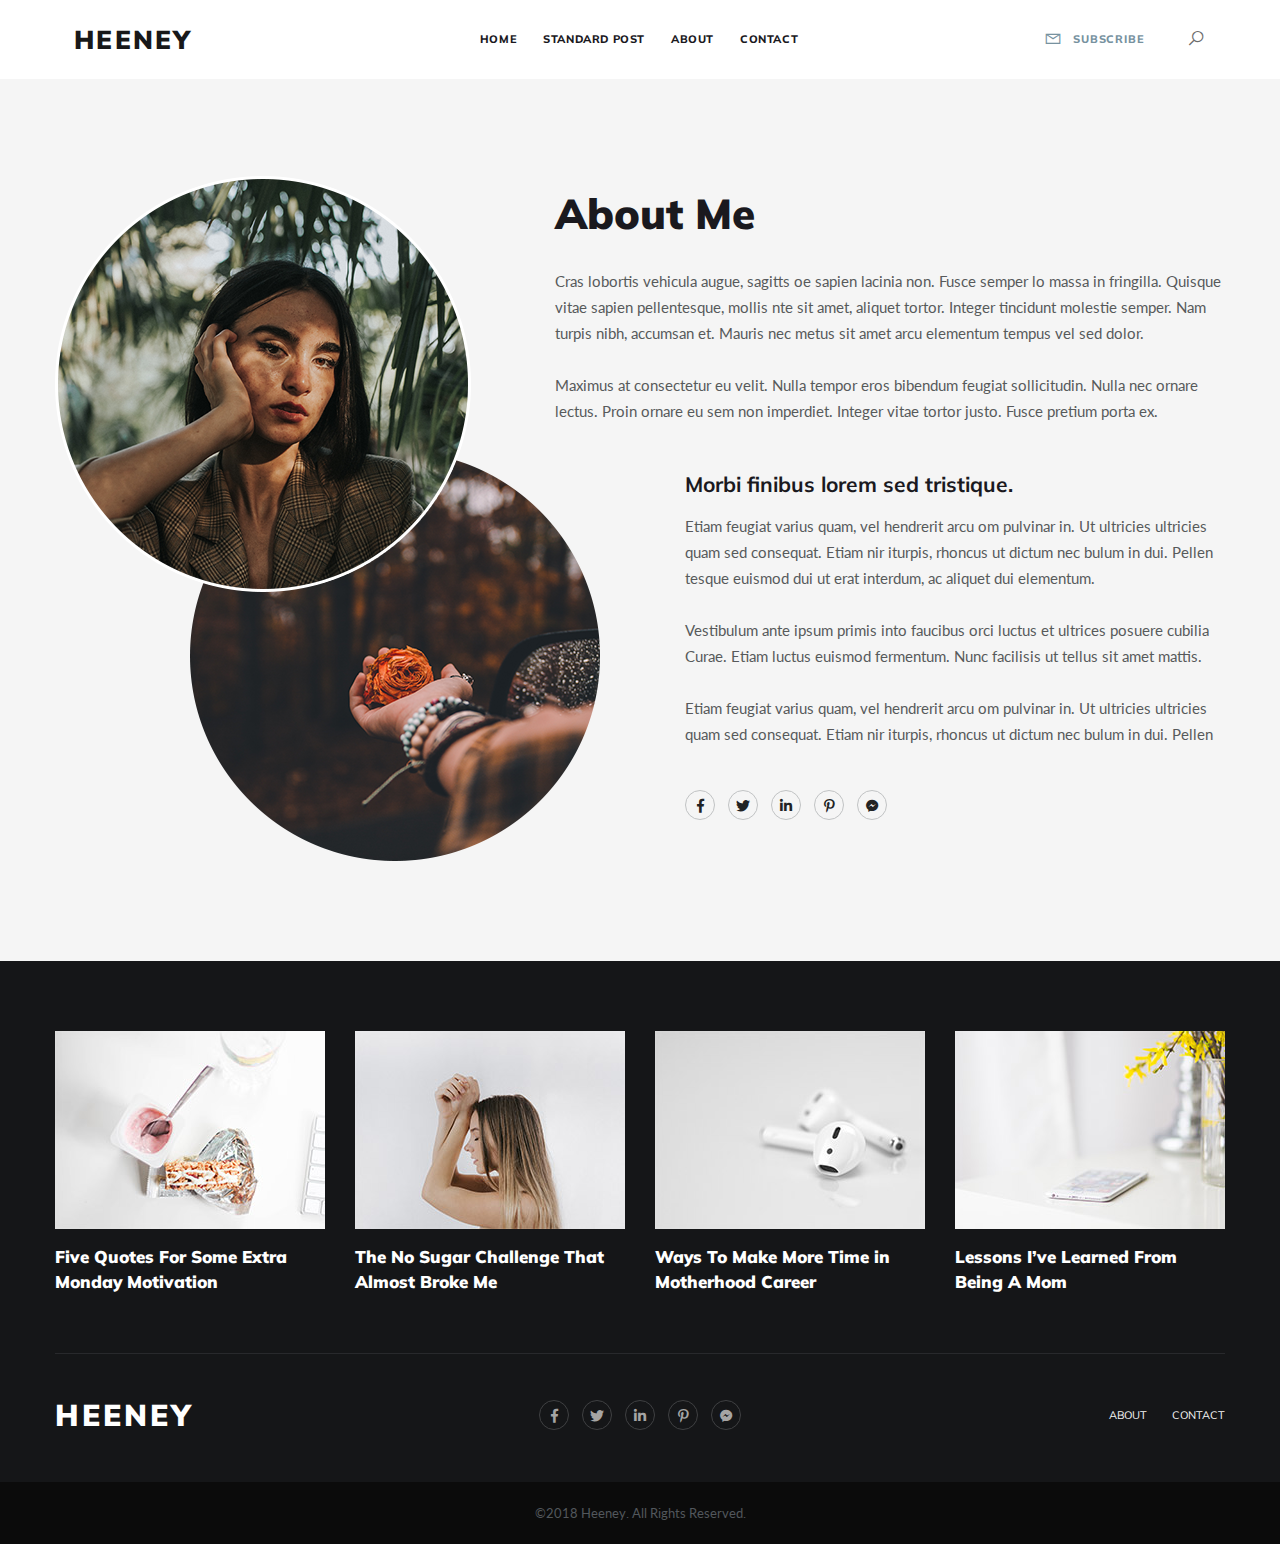
<file: about.html>
<!DOCTYPE html>
<html lang="en">

<!-- Mirrored from fastwp.net/welcome/html/heeney/about.html by HTTrack Website Copier/3.x [XR&CO'2014], Mon, 15 Jul 2019 08:52:07 GMT -->
<head>
<meta charset="UTF-8">
<title>Heeney</title>
<meta name="viewport" content="width=device-width, initial-scale=1.0">
<meta name="description" content="" />
<meta name="keywords" content="" />
<link rel="stylesheet" type="text/css" href="css/animate.css">
<link rel="stylesheet" type="text/css" href="css/bootstrap.min.css">
<link rel="stylesheet" type="text/css" href="css/line-awesome.min.css">
<link rel="stylesheet" type="text/css" href="css/all.min.css">
<link rel="stylesheet" type="text/css" href="css/style.css">
<link rel="stylesheet" type="text/css" href="css/responsive.css">
<link rel="stylesheet" type="text/css" href="css/color.css">

</head>


<body>

	<div class="preloader">
		<div class="blobs">
			<div class="blob-center"></div>
			<div class="blob"></div>
			<div class="blob"></div>
			<div class="blob"></div>
			<div class="blob"></div>
			<div class="blob"></div>
			<div class="blob"></div>
		</div>
		<svg xmlns="http://www.w3.org/2000/svg" version="1.1">
			<defs>
			    <filter id="goo">
			      <feGaussianBlur in="SourceGraphic" stdDeviation="10" result="blur" />
			      <feColorMatrix in="blur" values="1 0 0 0 0  0 1 0 0 0  0 0 1 0 0  0 0 0 18 -7" result="goo" />
			      <feBlend in="SourceGraphic" in2="goo" />
			  	</filter>
			</defs>
		</svg>
	</div><!--PRELOADER END-->
	
	<div class="wrapper">
		
		<header class="style2">
			<div class="container-fluid">
				<div class="logo">
					<h2><a href="#" title="">Heeney</a></h2>
				</div><!-- logo end-->
				<nav>
					<ul>
						<li><a href="index-2.html" title="">Home</a></li>
						<li><a href="standard-post.html" title="">Standard Post</a></li>
						<li><a href="about.html" title="">about</a></li>
						<li><a href="contact.html" title="">contact</a></li>
					</ul>
				</nav><!--navigation end-->
				<div class="rt-subs">
					<a class="subscribe-btn" href="#" title=""><i class="la la-envelope-o"></i> Subscribe</a>
					<a class="search-btn" href="#" title=""><i class="la la-search"></i></a>
				</div><!--rt-subs end-->
				<div class="menu-btn">
                    <a href="#" title="">
                        <span class="bar1"></span>
                        <span class="bar2"></span>
                        <span class="bar3"></span>
                    </a>
                </div><!--menu-btn end-->
				<div class="clearfix"></div>
			</div>
		</header><!--HEADER END-->


		<div class="side-menu">
			<a href="#" title="" class="close-sidemenu"><i class="la la-close"></i></a>
			<ul class="navigation">
				<li><a href="index-2.html" title="">Home</a></li>
				<li><a href="standard-post.html" title="">Standard Post</a></li>
				<li><a href="about.html" title="">About</a></li>
				<li><a href="contact.html" title="">Contact</a></li>
			</ul><!--navigation end-->
			<div class="logo">
				<h2><a href="#" title="">Heeney</a></h2>
			</div><!-- logo end-->
		</div><!--side-menu end-->

		<section class="main-content lg-back">
			<div class="container">
				<div class="about-sec">
					<div class="row">
						<div class="col-lg-5">
							<div class="about-img">
								<img src="images/resources/about-img.png" alt="">
							</div><!--about-img end-->
						</div>
						<div class="col-lg-7">
							<div class="about-cont">
								<h2>About Me</h2>
								<p>Cras lobortis vehicula augue, sagitts oe sapien lacinia non. Fusce semper lo massa in fringilla. Quisque vitae sapien pellentesque, mollis nte sit amet, aliquet tortor. Integer tincidunt molestie semper. Nam turpis nibh, accumsan et. Mauris nec metus sit amet arcu elementum tempus vel sed dolor.</p> 
								<p> Maximus at consectetur eu velit. Nulla tempor eros bibendum feugiat sollicitudin. Nulla nec ornare lectus. Proin ornare eu sem non imperdiet. Integer vitae tortor justo. Fusce pretium porta ex.</p>
								<div class="more-abt">
									<h3>Morbi finibus lorem sed tristique.</h3>
									<p>Etiam feugiat varius quam, vel hendrerit arcu om pulvinar in. Ut ultricies ultricies quam sed consequat. Etiam nir iturpis, rhoncus ut dictum nec bulum in dui. Pellen tesque euismod dui ut erat interdum, ac aliquet dui elementum.</p>
									<p>Vestibulum ante ipsum primis into faucibus orci luctus et ultrices posuere cubilia Curae.  Etiam luctus euismod fermentum. Nunc facilisis ut tellus sit amet mattis. </p>
									<p> Etiam feugiat varius quam, vel hendrerit arcu om pulvinar in. Ut ultricies ultricies quam sed consequat. Etiam nir iturpis, rhoncus ut dictum nec bulum in dui. Pellen </p>
									<ul class="social-links">
										<li><a href="#" title=""><i class="fab fa-facebook-f"></i></a></li>
										<li><a href="#" title=""><i class="fab fa-twitter"></i></a></li>
										<li><a href="#" title=""><i class="fab fa-linkedin-in"></i></a></li>
										<li><a href="#" title=""><i class="fab fa-pinterest-p"></i></a></li>
										<li><a href="#" title=""><i class="fab fa-facebook-messenger"></i></a></li>
									</ul>
								</div>
							</div><!--about-cont end-->
						</div>
					</div>
				</div><!--about-sec end-->
			</div>
		</section><!--main-content end-->

		<footer>
			<div class="container">
				<div class="blog-items ft-style p-70">
					<div class="row">
						<div class="col-lg-3 col-md-3 col-sm-6 col-12">
							<div class="blog-item">
								<div class="blog-img">
									<img src="images/resources/ft-img1.jpg" alt="">
								</div><!--blog-img end-->
								<div class="blog-info">
									<h3 class="post-title"><a href="standard-post.html" title="">Five Quotes For Some Extra Monday Motivation</a></h3>
								</div><!--blog-info end-->
							</div><!--blog-item end-->
						</div>
						<div class="col-lg-3 col-md-3 col-sm-6 col-12">
							<div class="blog-item">
								<div class="blog-img">
									<img src="images/resources/ft-img2.jpg" alt="">
								</div><!--blog-img end-->
								<div class="blog-info">
									<h3 class="post-title"><a href="standard-post.html" title="">The No Sugar Challenge That Almost Broke Me</a></h3>
								</div><!--blog-info end-->
							</div><!--blog-item end-->
						</div>
						<div class="col-lg-3 col-md-3 col-sm-6 col-12">
							<div class="blog-item">
								<div class="blog-img">
									<img src="images/resources/ft-img3.jpg" alt="">
								</div><!--blog-img end-->
								<div class="blog-info">
									<h3 class="post-title"><a href="standard-post.html" title="">Ways To Make More Time in Motherhood Career</a></h3>
								</div><!--blog-info end-->
							</div><!--blog-item end-->
						</div>
						<div class="col-lg-3 col-md-3 col-sm-6 col-12">
							<div class="blog-item">
								<div class="blog-img">
									<img src="images/resources/ft-img4.jpg" alt="">
								</div><!--blog-img end-->
								<div class="blog-info">
									<h3 class="post-title"><a href="standard-post.html" title="">Lessons I’ve Learned From Being A Mom</a></h3>
								</div><!--blog-info end-->
							</div><!--blog-item end-->
						</div>
					</div>
				</div><!--blog-items end-->
				<div class="footer-content">
					<div class="row">
						<div class="col-lg-4 col-md-6 col-sm-6">
							<div class="ft-logo">
								<h1><a href="#" title="">Heeney</a></h1>
							</div><!--ft-logo end-->
						</div>
						<div class="col-lg-4 col-md-6 col-sm-6">
							<ul class="social-links">
								<li><a href="#" title=""><i class="fab fa-facebook-f"></i></a></li>
								<li><a href="#" title=""><i class="fab fa-twitter"></i></a></li>
								<li><a href="#" title=""><i class="fab fa-linkedin-in"></i></a></li>
								<li><a href="#" title=""><i class="fab fa-pinterest-p"></i></a></li>
								<li><a href="#" title=""><i class="fab fa-facebook-messenger"></i></a></li>
							</ul>
						</div>
						<div class="col-lg-4 col-md-12">
							<ul class="ft-links">
								<li><a href="about.html" title="">About</a></li>
								<li><a href="contact.html" title="">Contact</a></li>
							</ul><!--ft-links end-->
						</div>
					</div>
				</div><!--footer-content end-->
			</div>
		</footer><!--footer end-->


		<section class="bottom-strip">
			<div class="container">
				<p>©2018 Heeney. All Rights Reserved.</p>
			</div>
		</section><!--bottom-strip end-->


		<div class="search-page">
			<form>
				<div class="container">
					<div class="form-field">
						<input type="text" name="search" placeholder="Enter Your Keywords">
						<button type="submit"><i class="la la-search"></i></button>
					</div>
				</div>
			</form>
			<a href="#" title="" class="close-search"><i class="la la-close"></i></a>
		</div><!--SEARCH PAGE END-->



	</div><!--wrapper end-->



<script src="js/jquery.min.js"></script>
<script src="js/popper.js"></script>
<script src="js/bootstrap.min.js"></script>
<script src="js/script.js"></script>



</body>


<!-- Mirrored from fastwp.net/welcome/html/heeney/about.html by HTTrack Website Copier/3.x [XR&CO'2014], Mon, 15 Jul 2019 08:52:07 GMT -->
</html>
</file>
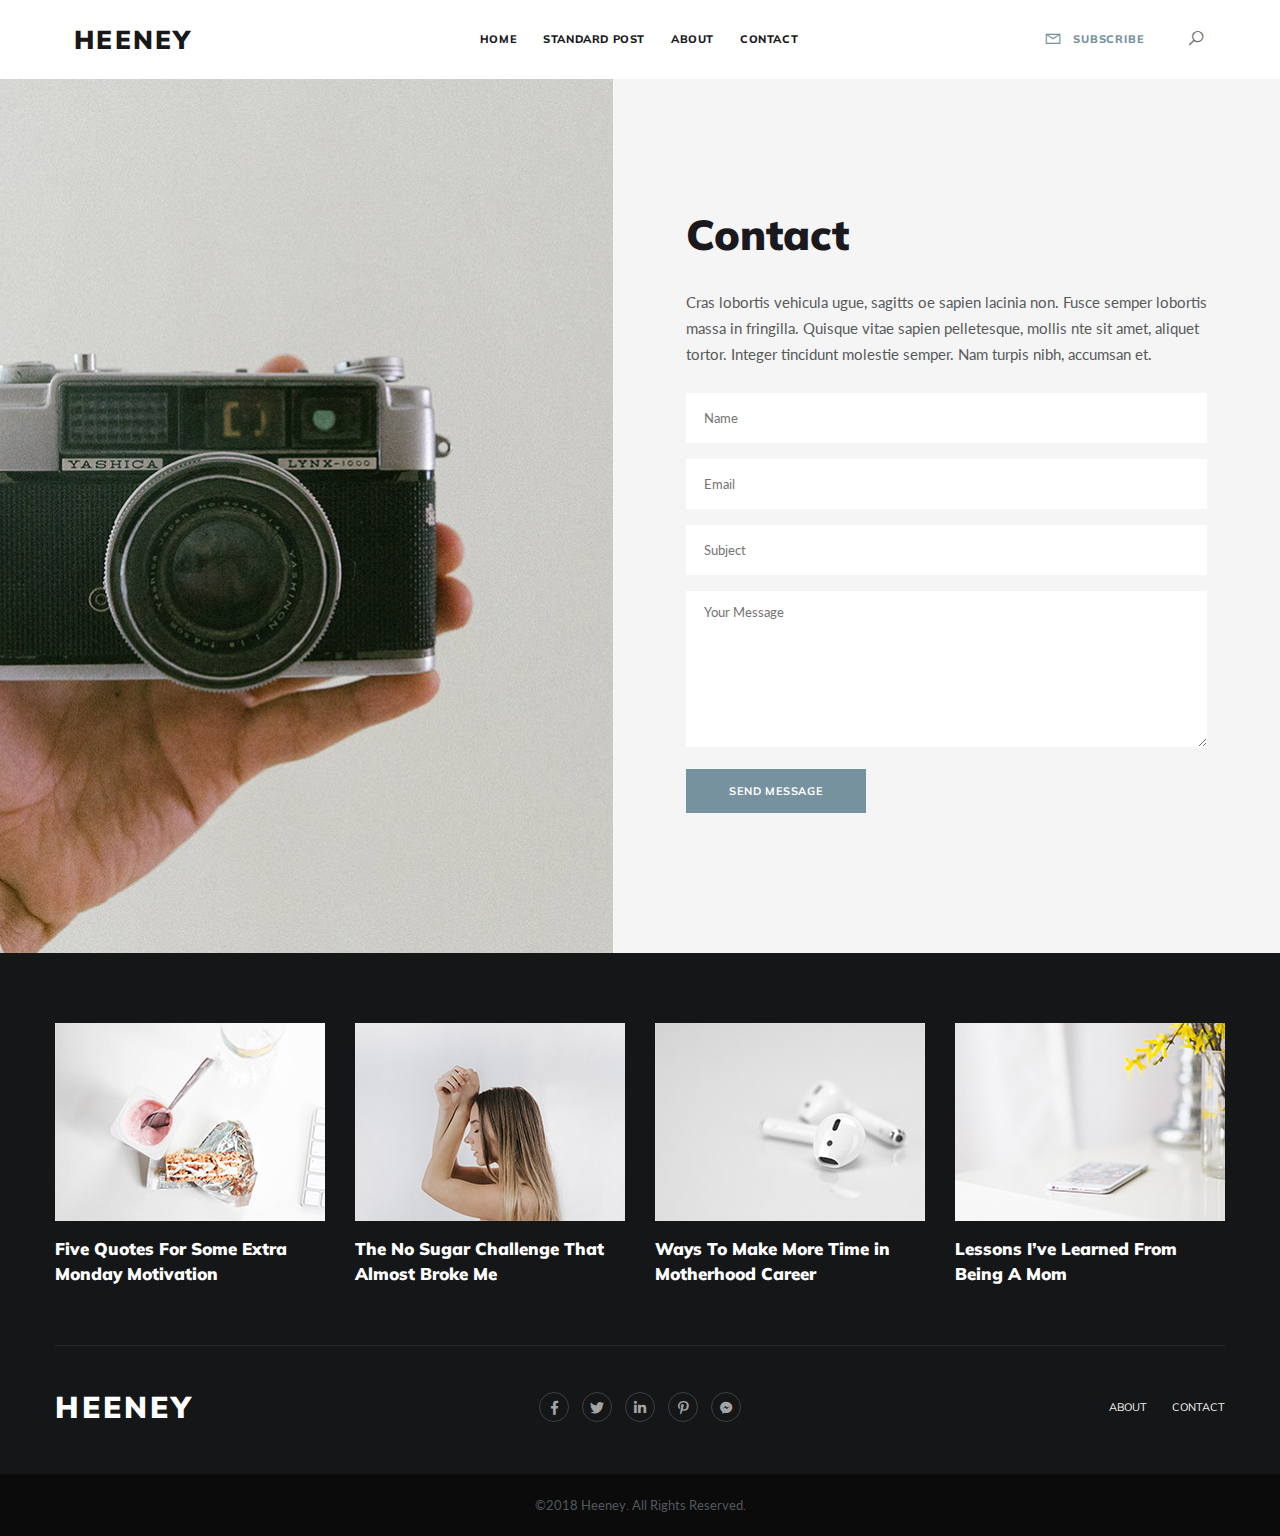
<file: contact.html>
<!DOCTYPE html>
<html lang="en">

<!-- Mirrored from fastwp.net/welcome/html/heeney/contact.html by HTTrack Website Copier/3.x [XR&CO'2014], Mon, 15 Jul 2019 08:52:08 GMT -->
<head>
<meta charset="UTF-8">
<title>Heeney</title>
<meta name="viewport" content="width=device-width, initial-scale=1.0">
<meta name="description" content="" />
<meta name="keywords" content="" />
<link rel="stylesheet" type="text/css" href="css/animate.css">
<link rel="stylesheet" type="text/css" href="css/bootstrap.min.css">
<link rel="stylesheet" type="text/css" href="css/line-awesome.min.css">
<link rel="stylesheet" type="text/css" href="css/all.min.css">
<link rel="stylesheet" type="text/css" href="css/style.css">
<link rel="stylesheet" type="text/css" href="css/responsive.css">
<link rel="stylesheet" type="text/css" href="css/color.css">

</head>


<body>

	<div class="preloader">
		<div class="blobs">
			<div class="blob-center"></div>
			<div class="blob"></div>
			<div class="blob"></div>
			<div class="blob"></div>
			<div class="blob"></div>
			<div class="blob"></div>
			<div class="blob"></div>
		</div>
		<svg xmlns="http://www.w3.org/2000/svg" version="1.1">
			<defs>
			    <filter id="goo">
			      <feGaussianBlur in="SourceGraphic" stdDeviation="10" result="blur" />
			      <feColorMatrix in="blur" values="1 0 0 0 0  0 1 0 0 0  0 0 1 0 0  0 0 0 18 -7" result="goo" />
			      <feBlend in="SourceGraphic" in2="goo" />
			  	</filter>
			</defs>
		</svg>
	</div><!--PRELOADER END-->

	<div class="wrapper">
		
		<header class="style2">
			<div class="container-fluid">
				<div class="logo">
					<h2><a href="#" title="">Heeney</a></h2>
				</div><!-- logo end-->
				<nav>
					<ul>
						<li><a href="index-2.html" title="">Home</a></li>
						<li><a href="standard-post.html" title="">Standard Post</a></li>
						<li><a href="about.html" title="">about</a></li>
						<li><a href="contact.html" title="">contact</a></li>
					</ul>
				</nav><!--navigation end-->
				<div class="rt-subs">
					<a class="subscribe-btn" href="#" title=""><i class="la la-envelope-o"></i> Subscribe</a>
					<a class="search-btn" href="#" title=""><i class="la la-search"></i></a>
				</div><!--rt-subs end-->
				<div class="menu-btn">
                    <a href="#" title="">
                        <span class="bar1"></span>
                        <span class="bar2"></span>
                        <span class="bar3"></span>
                    </a>
                </div><!--menu-btn end-->
				<div class="clearfix"></div>
			</div>
		</header><!--HEADER END-->


		<div class="side-menu">
			<a href="#" title="" class="close-sidemenu"><i class="la la-close"></i></a>
			<ul class="navigation">
				<li><a href="index-2.html" title="">Home</a></li>
				<li><a href="standard-post.html" title="">Standard Post</a></li>
				<li><a href="about.html" title="">About</a></li>
				<li><a href="contact.html" title="">Contact</a></li>
			</ul><!--navigation end-->
			<div class="logo">
				<h2><a href="#" title="">Heeney</a></h2>
			</div><!-- logo end-->
		</div><!--side-menu end-->

		<section class="main-content">
			<div class="container-fluid p-0">
				<div class="contact-sec">
					<div class="cont-img">
						<img src="images/resources/contact-bg.jpg" alt="">
					</div>
					<div class="cont-form-sec">
						<h3>Contact</h3>
						<p>Cras lobortis vehicula ugue, sagitts oe sapien lacinia non. Fusce semper lobortis massa in fringilla. Quisque vitae sapien pelletesque, mollis nte sit amet, aliquet tortor. Integer tincidunt molestie semper. Nam turpis nibh, accumsan et.</p>
						<form>
							<div class="form-field">
								<input type="text" name="name" placeholder="Name" required>
							</div>
							<div class="form-field">
								<input type="email" name="email" placeholder="Email" required>
							</div>
							<div class="form-field">
								<input type="text" name="subject" placeholder="Subject">
							</div>
							<div class="form-field">
								<textarea name="message" placeholder="Your Message"></textarea>
							</div>
							<input type="submit" name="submit" value="Send Message">
						</form>
					</div><!--cont-form-sec end-->
					<div class="clearfix"></div>
				</div><!--contact-sec end-->
			</div>
		</section><!--main-content end-->

		<footer>
			<div class="container">
				<div class="blog-items ft-style p-70">
					<div class="row">
						<div class="col-lg-3 col-md-3 col-sm-6 col-12">
							<div class="blog-item">
								<div class="blog-img">
									<img src="images/resources/ft-img1.jpg" alt="">
								</div><!--blog-img end-->
								<div class="blog-info">
									<h3 class="post-title"><a href="standard-post.html" title="">Five Quotes For Some Extra Monday Motivation</a></h3>
								</div><!--blog-info end-->
							</div><!--blog-item end-->
						</div>
						<div class="col-lg-3 col-md-3 col-sm-6 col-12">
							<div class="blog-item">
								<div class="blog-img">
									<img src="images/resources/ft-img2.jpg" alt="">
								</div><!--blog-img end-->
								<div class="blog-info">
									<h3 class="post-title"><a href="standard-post.html" title="">The No Sugar Challenge That Almost Broke Me</a></h3>
								</div><!--blog-info end-->
							</div><!--blog-item end-->
						</div>
						<div class="col-lg-3 col-md-3 col-sm-6 col-12">
							<div class="blog-item">
								<div class="blog-img">
									<img src="images/resources/ft-img3.jpg" alt="">
								</div><!--blog-img end-->
								<div class="blog-info">
									<h3 class="post-title"><a href="standard-post.html" title="">Ways To Make More Time in Motherhood Career</a></h3>
								</div><!--blog-info end-->
							</div><!--blog-item end-->
						</div>
						<div class="col-lg-3 col-md-3 col-sm-6 col-12">
							<div class="blog-item">
								<div class="blog-img">
									<img src="images/resources/ft-img4.jpg" alt="">
								</div><!--blog-img end-->
								<div class="blog-info">
									<h3 class="post-title"><a href="standard-post.html" title="">Lessons I’ve Learned From Being A Mom</a></h3>
								</div><!--blog-info end-->
							</div><!--blog-item end-->
						</div>
					</div>
				</div><!--blog-items end-->
				<div class="footer-content">
					<div class="row">
						<div class="col-lg-4 col-md-6 col-sm-6">
							<div class="ft-logo">
								<h1><a href="#" title="">Heeney</a></h1>
							</div><!--ft-logo end-->
						</div>
						<div class="col-lg-4 col-md-6 col-sm-6">
							<ul class="social-links">
								<li><a href="#" title=""><i class="fab fa-facebook-f"></i></a></li>
								<li><a href="#" title=""><i class="fab fa-twitter"></i></a></li>
								<li><a href="#" title=""><i class="fab fa-linkedin-in"></i></a></li>
								<li><a href="#" title=""><i class="fab fa-pinterest-p"></i></a></li>
								<li><a href="#" title=""><i class="fab fa-facebook-messenger"></i></a></li>
							</ul>
						</div>
						<div class="col-lg-4 col-md-12">
							<ul class="ft-links">
								<li><a href="about.html" title="">About</a></li>
								<li><a href="contact.html" title="">Contact</a></li>
							</ul><!--ft-links end-->
						</div>
					</div>
				</div><!--footer-content end-->
			</div>
		</footer><!--footer end-->

		<section class="bottom-strip">
			<div class="container">
				<p>©2018 Heeney. All Rights Reserved.</p>
			</div>
		</section><!--bottom-strip end-->


		<div class="search-page">
			<form>
				<div class="container">
					<div class="form-field">
						<input type="text" name="search" placeholder="Enter Your Keywords">
						<button type="submit"><i class="la la-search"></i></button>
					</div>
				</div>
			</form>
			<a href="#" title="" class="close-search"><i class="la la-close"></i></a>
		</div><!--SEARCH PAGE END-->


	</div><!--wrapper end-->



<script src="js/jquery.min.js"></script>
<script src="js/popper.js"></script>
<script src="js/bootstrap.min.js"></script>
<script src="js/script.js"></script>



</body>


<!-- Mirrored from fastwp.net/welcome/html/heeney/contact.html by HTTrack Website Copier/3.x [XR&CO'2014], Mon, 15 Jul 2019 08:52:11 GMT -->
</html>
</file>
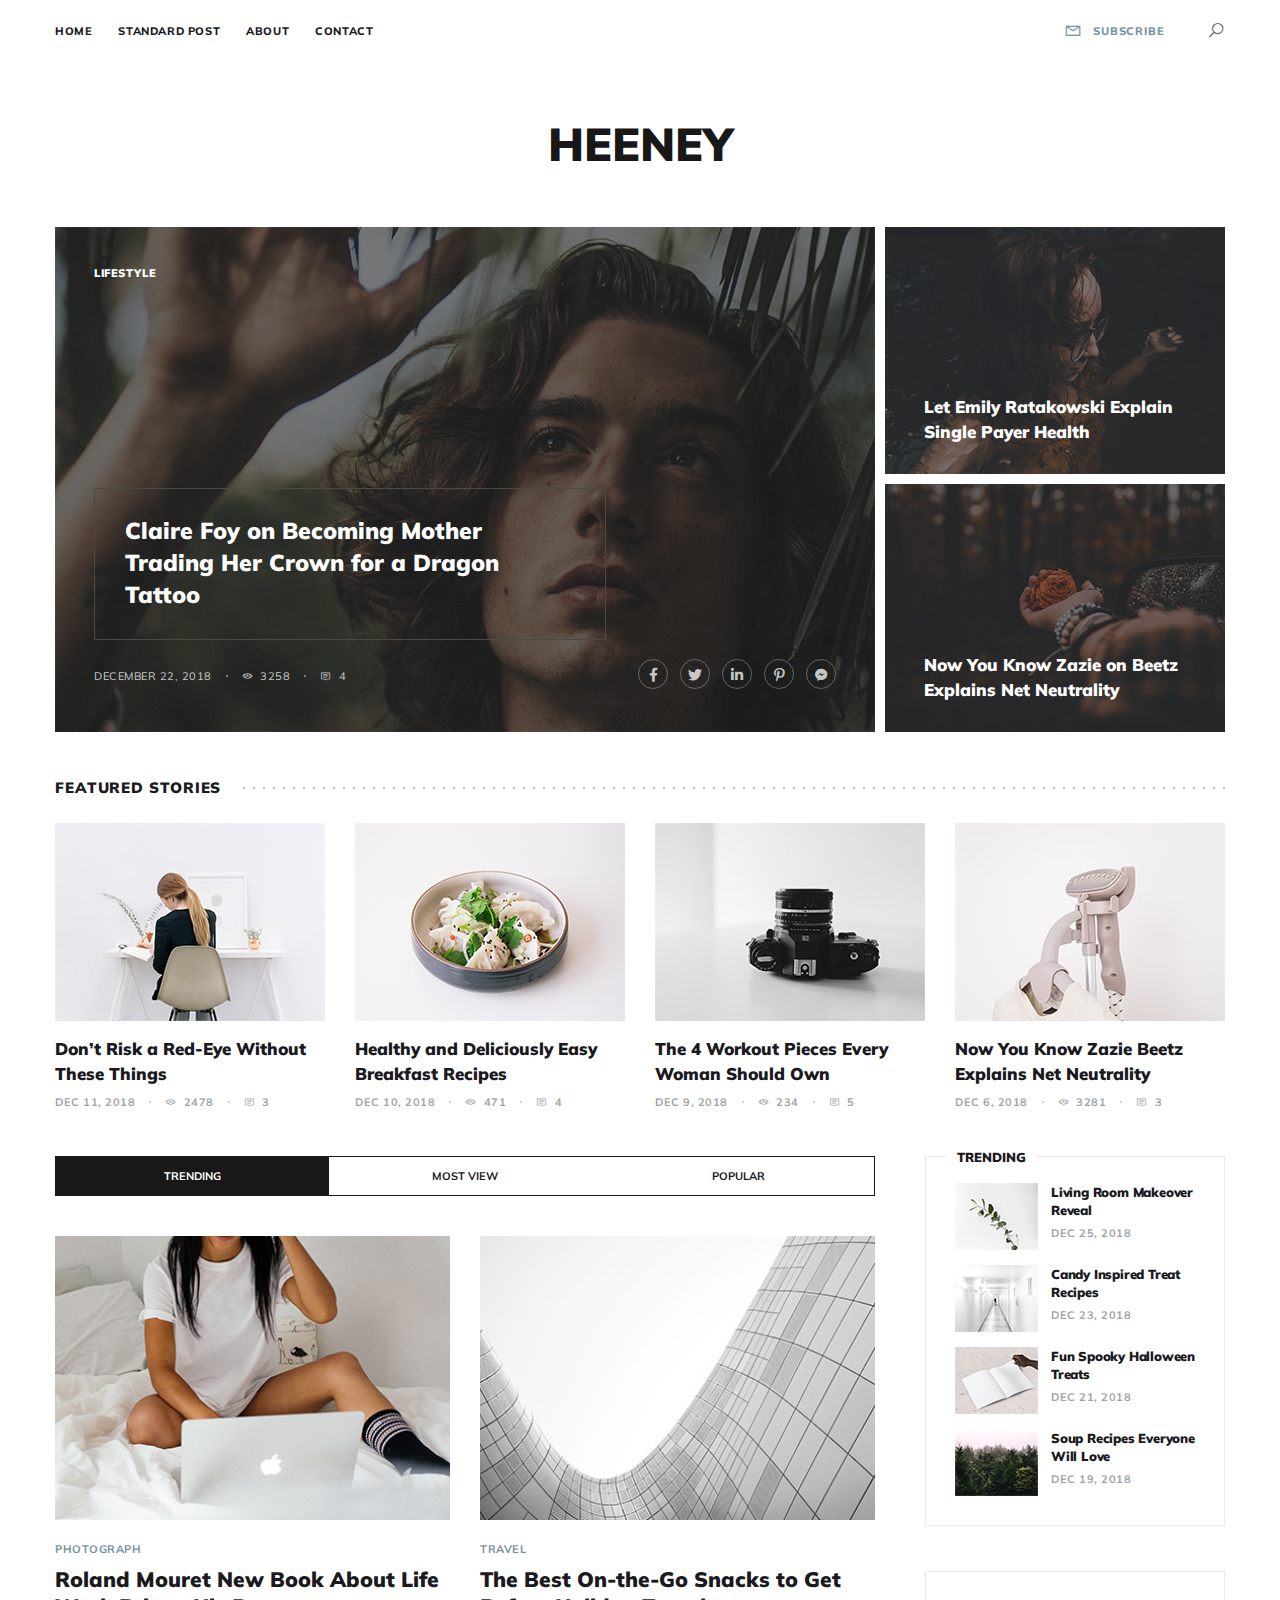
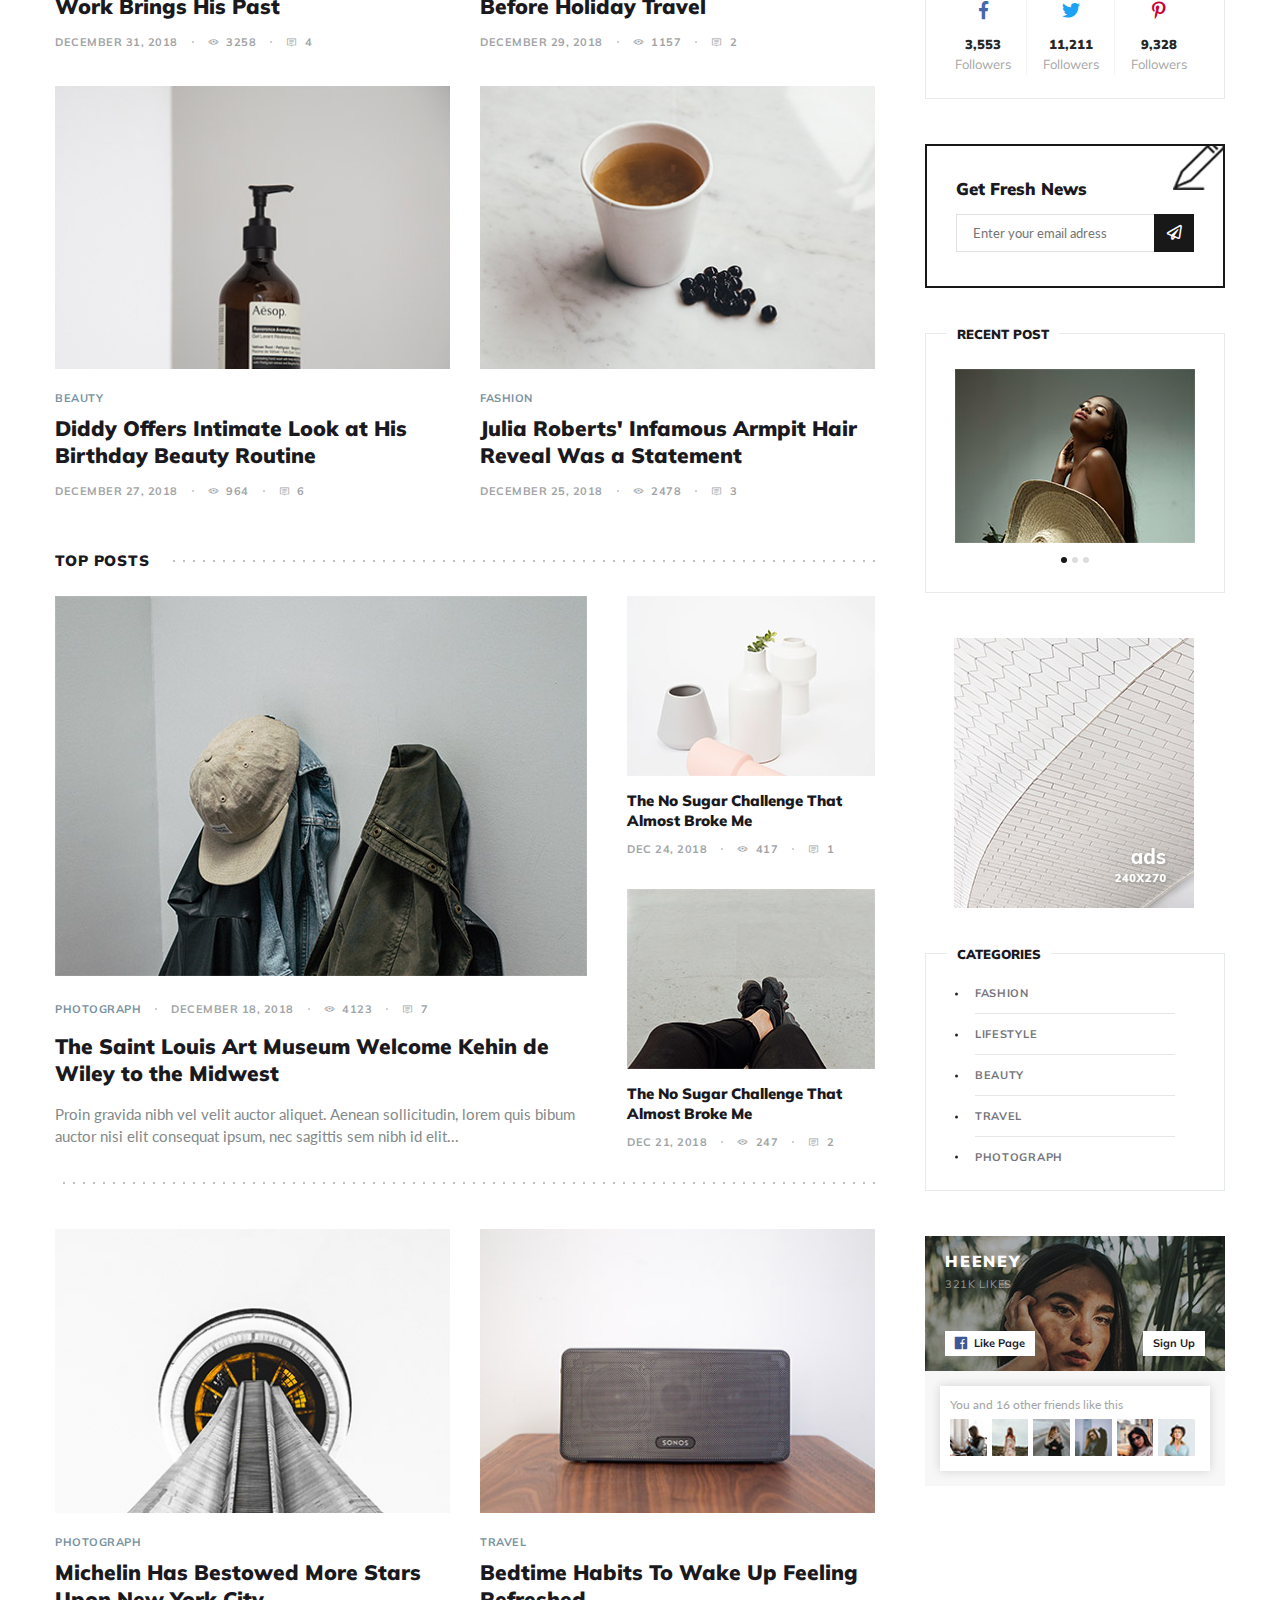
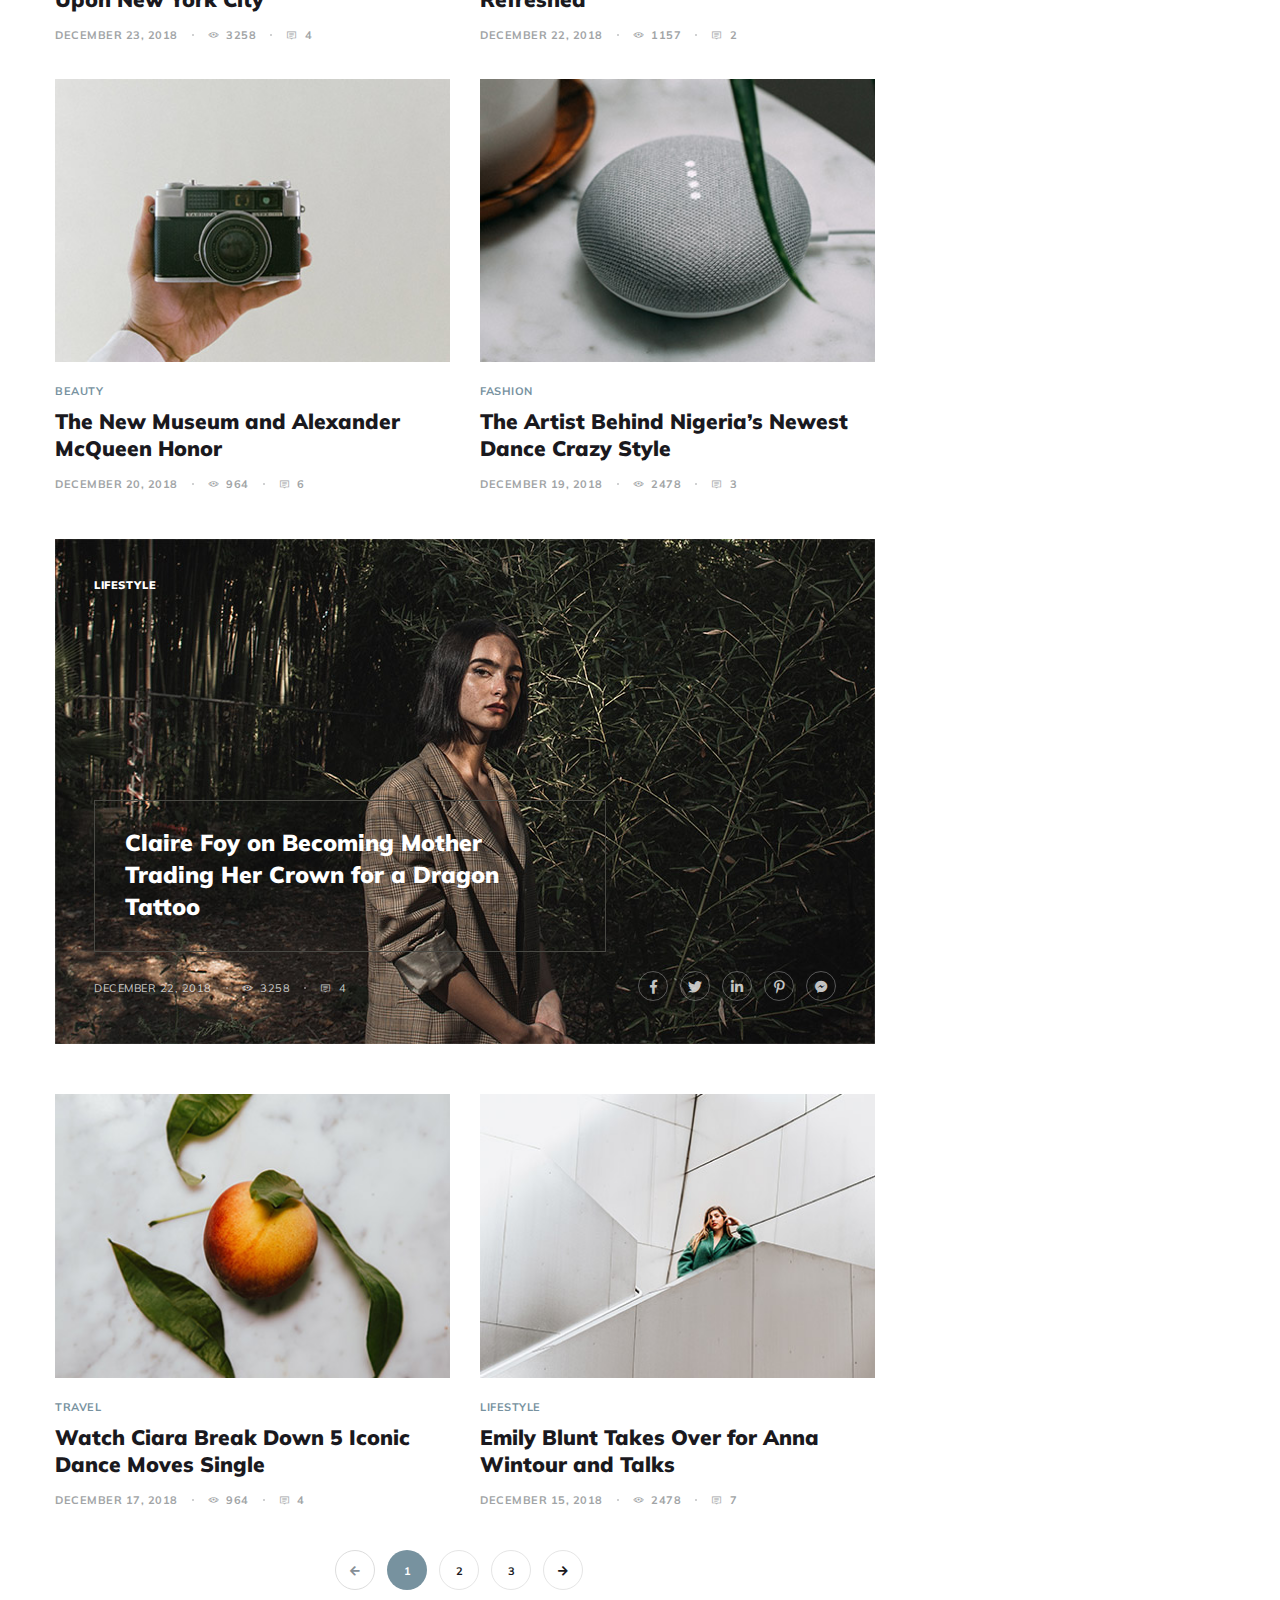
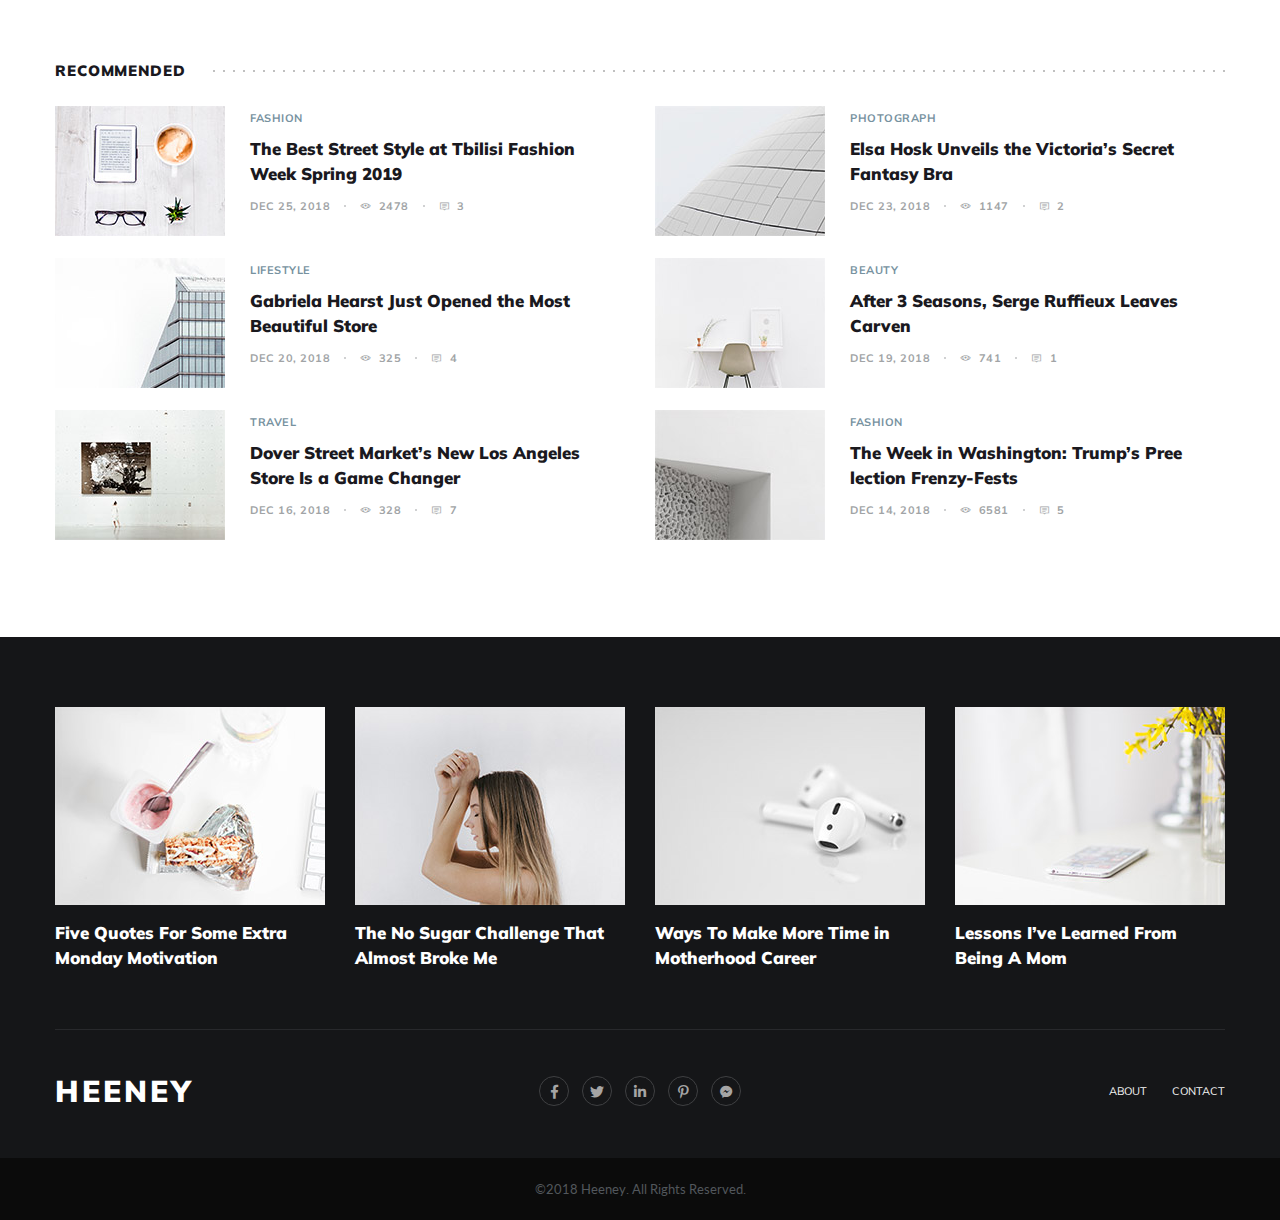
<file: index-2.html>
<!DOCTYPE html>
<html lang="en">

<!-- Mirrored from fastwp.net/welcome/html/heeney/index.html by HTTrack Website Copier/3.x [XR&CO'2014], Mon, 15 Jul 2019 08:52:00 GMT -->
<head>
<meta charset="UTF-8">
<title>Heeney</title>
<meta name="viewport" content="width=device-width, initial-scale=1.0">
<meta name="description" content="" />
<meta name="keywords" content="" />
<link rel="stylesheet" type="text/css" href="css/animate.css">
<link rel="stylesheet" type="text/css" href="css/bootstrap.min.css">
<link rel="stylesheet" type="text/css" href="css/line-awesome.min.css">
<link rel="stylesheet" type="text/css" href="css/all.min.css">
<link rel="stylesheet" type="text/css" href="js/lib/slick/slick.css">
<link rel="stylesheet" type="text/css" href="js/lib/slick/slick-theme.css">
<link rel="stylesheet" type="text/css" href="css/style.css">
<link rel="stylesheet" type="text/css" href="css/responsive.css">
<link rel="stylesheet" type="text/css" href="css/color.css">

</head>


<body>

	<div class="preloader">
		<div class="blobs">
			<div class="blob-center"></div>
			<div class="blob"></div>
			<div class="blob"></div>
			<div class="blob"></div>
			<div class="blob"></div>
			<div class="blob"></div>
			<div class="blob"></div>
		</div>
		<svg xmlns="http://www.w3.org/2000/svg" version="1.1">
			<defs>
			    <filter id="goo">
			      <feGaussianBlur in="SourceGraphic" stdDeviation="10" result="blur" />
			      <feColorMatrix in="blur" values="1 0 0 0 0  0 1 0 0 0  0 0 1 0 0  0 0 0 18 -7" result="goo" />
			      <feBlend in="SourceGraphic" in2="goo" />
			  	</filter>
			</defs>
		</svg>
	</div><!--PRELOADER END-->

	<div class="wrapper">
		
		<header>
			<div class="container">
				<div class="top-bar">
					<div class="menu-btn">
                        <a href="#" title="">
                            <span class="bar1"></span>
                            <span class="bar2"></span>
                            <span class="bar3"></span>
                        </a>
                    </div><!--menu-btn end-->
					<nav>
						<ul>
							<li><a href="index-2.html" title="">Home</a></li>
							<li><a href="standard-post.html" title="">Standard Post</a></li>
							<li><a href="about.html" title="">about</a></li>
							<li><a href="contact.html" title="">contact</a></li>
						</ul>
					</nav><!--navigation end-->
					<div class="rt-subs">
						<a class="subscribe-btn" href="#" title=""><i class="la la-envelope-o"></i> Subscribe</a>
						<a class="search-btn" href="#" title=""><i class="la la-search"></i></a>
					</div><!--rt-subs end-->
					<div class="clearfix"></div>
				</div>
				<div class="bottom-header">
					<div class="container">
						<div class="logo">
							<h2><a href="#" title="">Heeney</a></h2>
						</div><!-- logo end-->
					</div>
				</div><!--bottom-header end-->
			</div>
		</header><!--HEADER END-->

		<div class="side-menu">
			<a href="#" title="" class="close-sidemenu"><i class="la la-close"></i></a>
			<ul class="navigation">
				<li><a href="index-2.html" title="">Home</a></li>
				<li><a href="standar-post.html/index.html" title="">Standard Post</a></li>
				<li><a href="about.html" title="">About</a></li>
				<li><a href="contact.html" title="">Contact</a></li>
			</ul><!--navigation end-->
			<div class="logo">
				<h2><a href="#" title="">Heeney</a></h2>
			</div><!-- logo end-->
		</div><!--side-menu end-->

		<section class="blog-section">
			<div class="container">
				<div class="blog-items main">
					<div class="row">
						<div class="col-lg-8">
							<div class="blog-item main-style">
								<div class="blog-img">
									<img src="images/resources/blog-img1.jpg" alt="">
									<a href="#" title="" class="post-category">Lifestyle</a>
								</div><!--blog-img end-->
								<div class="blog-info">
									<h3 class="post-title"><a href="standard-post.html" title="">Claire Foy on Becoming Mother Trading Her Crown for a Dragon Tattoo</a></h3>
									<div class="met-soc">
										<ul class="meta">
											<li>December 22, 2018 </li>
											<li><i class="la la-eye"></i>3258</li>
											<li><a href="#" title=""><i class="la la-comment-o"></i>4</a></li>
										</ul>
										<ul class="social-links">
											<li><a href="#" title=""><i class="fab fa-facebook-f"></i></a></li>
											<li><a href="#" title=""><i class="fab fa-twitter"></i></a></li>
											<li><a href="#" title=""><i class="fab fa-linkedin-in"></i></a></li>
											<li><a href="#" title=""><i class="fab fa-pinterest-p"></i></a></li>
											<li><a href="#" title=""><i class="fab fa-facebook-messenger"></i></a></li>
										</ul>
									</div><!--met-soc end-->
								</div><!--blog-info end-->
							</div><!--blog-items end-->
						</div>
						<div class="col-lg-4">
							<div class="blog-item">
								<div class="blog-img">
									<img src="images/resources/blog-img2.jpg" alt="">
								</div><!--blog-img end-->
								<div class="blog-info">
									<h3 class="post-title"><a href="standard-post.html" title="">Let Emily Ratakowski Explain Single Payer Health </a></h3>
								</div><!--blog-info end-->
							</div><!--blog-items end-->
							<div class="blog-item">
								<div class="blog-img">
									<img src="images/resources/blog-img3.jpg" alt="">
								</div><!--blog-img end-->
								<div class="blog-info">
									<h3 class="post-title"><a href="standard-post.html" title="">Now You Know Zazie on Beetz Explains Net Neutrality</a></h3>
								</div><!--blog-info end-->
							</div><!--blog-items end-->
						</div>
					</div>
				</div><!--blog-items end-->
			</div>
		</section><!--blog-section end-->

		<section class="blog-section feat-stors sec-padding">
			<div class="container">
				<div class="sec-title">
					<h3>Featured Stories </h3>
				</div><!--sec-title end-->
				<div class="blog-items">
					<div class="row">
						<div class="col-lg-3 col-md-6 col-sm-6 col-12">
							<div class="blog-item">
								<div class="blog-img">
									<img src="images/resources/item1.jpg" alt="">
								</div><!--blog-img end-->
								<div class="blog-info">
									<h3 class="post-title"><a href="standard-post.html" title="">Don’t Risk a Red-Eye Without These Things</a></h3>
									<ul class="meta">
										<li>Dec 11, 2018 </li>
										<li><i class="la la-eye"></i>2478</li>
										<li><a href="#" title=""><i class="la la-comment-o"></i>3</a></li>
									</ul>
								</div><!--blog-info end-->
							</div><!--blog-item end-->
						</div>
						<div class="col-lg-3 col-md-6 col-sm-6 col-12">
							<div class="blog-item">
								<div class="blog-img">
									<img src="images/resources/item2.jpg" alt="">
								</div><!--blog-img end-->
								<div class="blog-info">
									<h3 class="post-title"><a href="standard-post.html" title="">Healthy and Deliciously Easy Breakfast Recipes</a></h3>
									<ul class="meta">
										<li>Dec 10, 2018 </li>
										<li><i class="la la-eye"></i>471</li>
										<li><a href="#" title=""><i class="la la-comment-o"></i>4</a></li>
									</ul>
								</div><!--blog-info end-->
							</div><!--blog-item end-->
						</div>
						<div class="col-lg-3 col-md-6 col-sm-6 col-12">
							<div class="blog-item">
								<div class="blog-img">
									<img src="images/resources/item3.jpg" alt="">
								</div><!--blog-img end-->
								<div class="blog-info">
									<h3 class="post-title"><a href="standard-post.html" title="">The 4 Workout Pieces Every Woman Should Own</a></h3>
									<ul class="meta">
										<li>Dec 9, 2018 </li>
										<li><i class="la la-eye"></i>234</li>
										<li><a href="#" title=""><i class="la la-comment-o"></i>5</a></li>
									</ul>
								</div><!--blog-info end-->
							</div><!--blog-item end-->
						</div>
						<div class="col-lg-3 col-md-6 col-sm-6 col-12">
							<div class="blog-item">
								<div class="blog-img">
									<img src="images/resources/item4.jpg" alt="">
								</div><!--blog-img end-->
								<div class="blog-info">
									<h3 class="post-title"><a href="standard-post.html" title="">Now You Know Zazie Beetz   Explains Net Neutrality</a></h3>
									<ul class="meta">
										<li>Dec 6, 2018 </li>
										<li><i class="la la-eye"></i>3281</li>
										<li><a href="#" title=""><i class="la la-comment-o"></i>3</a></li>
									</ul>
								</div><!--blog-info end-->
							</div><!--blog-item end-->
						</div>
					</div>
				</div><!--blog-items end-->
			</div>
		</section><!--blog-section end-->

		<section class="main-content pb-0">
			<div class="container">
				<div class="row">
					<div class="col-lg-8 mgr-50">
						<div class="blog-section mb-20">
							<ul class="nav nav-tabs" id="myTab" role="tablist">
								<li class="nav-item">
							    	<a class="nav-link active" id="trending-tab" data-toggle="tab" href="#trending" role="tab" aria-controls="trending-tab" aria-selected="true">Trending</a>
							  	</li>
							  	<li class="nav-item">
							    	<a class="nav-link" id="mostview-tab" data-toggle="tab" href="#most-view" role="tab" aria-controls="mostview-tab" aria-selected="false">Most View</a>
							  	</li>
							  	<li class="nav-item">
							    	<a class="nav-link" id="popular-tab" data-toggle="tab" href="#popular" role="tab" aria-controls="popular-tab" aria-selected="false">Popular</a>
							  	</li>
							</ul><!--tabs-list end-->
							<div class="clearfix"></div>
							<div class="tab-content" id="myTabContent">
								<div class="tab-pane fade show active" id="trending" role="tabpanel" aria-labelledby="trending-tab">
									<div class="blog-items">
										<div class="row">
											<div class="col-lg-6 col-md-6 col-sm-6 col-12">
												<div class="blog-item">
													<div class="blog-img">
														<img src="images/resources/item5.jpg" alt="">
													</div><!--blog-img end-->
													<div class="blog-info">
														<a href="#" title="" class="post-category">Photograph</a>
														<h3 class="post-title"><a href="standard-post.html" title="">Roland Mouret New Book About Life Work Brings His Past  </a></h3>
														<ul class="meta">
															<li>December 31, 2018 </li>
															<li><i class="la la-eye"></i>3258</li>
															<li><a href="#" title=""><i class="la la-comment-o"></i>4</a></li>
														</ul>
													</div><!--blog-info end-->
												</div><!--blog-item end-->
											</div>
											<div class="col-lg-6 col-md-6 col-sm-6 col-12">
												<div class="blog-item">
													<div class="blog-img">
														<img src="images/resources/item6.jpg" alt="">
													</div><!--blog-img end-->
													<div class="blog-info">
														<a href="#" title="" class="post-category">Travel</a>
														<h3 class="post-title"><a href="standard-post.html" title="">The Best On-the-Go Snacks to Get Before Holiday Travel   </a></h3>
														<ul class="meta">
															<li>December 29, 2018 </li>
															<li><i class="la la-eye"></i>1157</li>
															<li><a href="#" title=""><i class="la la-comment-o"></i>2</a></li>
														</ul>
													</div><!--blog-info end-->
												</div><!--blog-item end-->
											</div>
											<div class="col-lg-6 col-md-6 col-sm-6 col-12">
												<div class="blog-item">
													<div class="blog-img">
														<img src="images/resources/item7.jpg" alt="">
													</div><!--blog-img end-->
													<div class="blog-info">
														<a href="#" title="" class="post-category">Beauty</a>
														<h3 class="post-title"><a href="standard-post.html" title="">Diddy Offers Intimate Look at His Birthday Beauty Routine </a></h3>
														<ul class="meta">
															<li>December 27, 2018 </li>
															<li><i class="la la-eye"></i>964</li>
															<li><a href="#" title=""><i class="la la-comment-o"></i>6</a></li>
														</ul>
													</div><!--blog-info end-->
												</div><!--blog-item end-->
											</div>
											<div class="col-lg-6 col-md-6 col-sm-6 col-12">
												<div class="blog-item">
													<div class="blog-img">
														<img src="images/resources/item8.jpg" alt="">
													</div><!--blog-img end-->
													<div class="blog-info">
														<a href="#" title="" class="post-category">Fashion</a>
														<h3 class="post-title"><a href="standard-post.html" title="">Julia Roberts' Infamous Armpit Hair Reveal Was a Statement</a></h3>
														<ul class="meta">
															<li>December 25, 2018 </li>
															<li><i class="la la-eye"></i>2478</li>
															<li><a href="#" title=""><i class="la la-comment-o"></i>3</a></li>
														</ul>
													</div><!--blog-info end-->
												</div><!--blog-item end-->
											</div>
										</div>
									</div><!--blog-items end-->
								</div>
							  	<div class="tab-pane fade" id="most-view" role="tabpanel" aria-labelledby="mostview-tab">
							  		<div class="blog-items">
										<div class="row">
											<div class="col-lg-6 col-md-6 col-sm-6 col-12">
												<div class="blog-item">
													<div class="blog-img">
														<img src="images/resources/item5.jpg" alt="">
													</div><!--blog-img end-->
													<div class="blog-info">
														<a href="#" title="" class="post-category">Travel</a>
														<h3 class="post-title"><a href="standard-post.html" title="">The Best On-the-Go Snacks to Get Before Holiday Travel  </a></h3>
														<ul class="meta">
															<li>December 31, 2018 </li>
															<li><i class="la la-eye"></i>3258</li>
															<li><a href="#" title=""><i class="la la-comment-o"></i>4</a></li>
														</ul>
													</div><!--blog-info end-->
												</div><!--blog-item end-->
											</div>
											<div class="col-lg-6 col-md-6 col-sm-6 col-12">
												<div class="blog-item">
													<div class="blog-img">
														<img src="images/resources/item6.jpg" alt="">
													</div><!--blog-img end-->
													<div class="blog-info">
														<a href="#" title="" class="post-category">Beauty</a>
														<h3 class="post-title"><a href="standard-post.html" title="">Diddy Offers Intimate Look at His Birthday Beauty Routine  </a></h3>
														<ul class="meta">
															<li>December 29, 2018 </li>
															<li><i class="la la-eye"></i>1157</li>
															<li><a href="#" title=""><i class="la la-comment-o"></i>2</a></li>
														</ul>
													</div><!--blog-info end-->
												</div><!--blog-item end-->
											</div>
											<div class="col-lg-6 col-md-6 col-sm-6 col-12">
												<div class="blog-item">
													<div class="blog-img">
														<img src="images/resources/item7.jpg" alt="">
													</div><!--blog-img end-->
													<div class="blog-info">
														<a href="#" title="" class="post-category">Fashion</a>
														<h3 class="post-title"><a href="standard-post.html" title="">Julia Roberts' Infamous Armpit Hair Reveal Was a Statement </a></h3>
														<ul class="meta">
															<li>December 27, 2018 </li>
															<li><i class="la la-eye"></i>964</li>
															<li><a href="#" title=""><i class="la la-comment-o"></i>6</a></li>
														</ul>
													</div><!--blog-info end-->
												</div><!--blog-item end-->
											</div>
											<div class="col-lg-6 col-md-6 col-sm-6 col-12">
												<div class="blog-item">
													<div class="blog-img">
														<img src="images/resources/item8.jpg" alt="">
													</div><!--blog-img end-->
													<div class="blog-info">
														<a href="#" title="" class="post-category">Photograph</a>
														<h3 class="post-title"><a href="standard-post.html" title="">Roland Mouret New Book About Life Work Brings His Past </a></h3>
														<ul class="meta">
															<li>December 25, 2018 </li>
															<li><i class="la la-eye"></i>2478</li>
															<li><a href="#" title=""><i class="la la-comment-o"></i>3</a></li>
														</ul>
													</div><!--blog-info end-->
												</div><!--blog-item end-->
											</div>
										</div>
									</div><!--blog-items end-->
							  	</div>
							  	<div class="tab-pane fade" id="popular" role="tabpanel" aria-labelledby="popular-tab">
							  		<div class="blog-items">
										<div class="row">
											<div class="col-lg-6 col-md-6 col-sm-6 col-12">
												<div class="blog-item">
													<div class="blog-img">
														<img src="images/resources/item5.jpg" alt="">
													</div><!--blog-img end-->
													<div class="blog-info">
														<a href="#" title="" class="post-category">Travel</a>
														<h3 class="post-title"><a href="standard-post.html" title="">The Best On-the-Go Snacks to Get Before Holiday Travel  </a></h3>
														<ul class="meta">
															<li>December 31, 2018 </li>
															<li><i class="la la-eye"></i>3258</li>
															<li><a href="#" title=""><i class="la la-comment-o"></i>4</a></li>
														</ul>
													</div><!--blog-info end-->
												</div><!--blog-item end-->
											</div>
											<div class="col-lg-6 col-md-6 col-sm-6 col-12">
												<div class="blog-item">
													<div class="blog-img">
														<img src="images/resources/item6.jpg" alt="">
													</div><!--blog-img end-->
													<div class="blog-info">
														<a href="#" title="" class="post-category">Beauty</a>
														<h3 class="post-title"><a href="standard-post.html" title="">Diddy Offers Intimate Look at His Birthday Beauty Routine  </a></h3>
														<ul class="meta">
															<li>December 29, 2018 </li>
															<li><i class="la la-eye"></i>1157</li>
															<li><a href="#" title=""><i class="la la-comment-o"></i>2</a></li>
														</ul>
													</div><!--blog-info end-->
												</div><!--blog-item end-->
											</div>
											<div class="col-lg-6 col-md-6 col-sm-6 col-12">
												<div class="blog-item">
													<div class="blog-img">
														<img src="images/resources/item7.jpg" alt="">
													</div><!--blog-img end-->
													<div class="blog-info">
														<a href="#" title="" class="post-category">Fashion</a>
														<h3 class="post-title"><a href="standard-post.html" title="">Julia Roberts' Infamous Armpit Hair Reveal Was a Statement </a></h3>
														<ul class="meta">
															<li>December 27, 2018 </li>
															<li><i class="la la-eye"></i>964</li>
															<li><a href="#" title=""><i class="la la-comment-o"></i>6</a></li>
														</ul>
													</div><!--blog-info end-->
												</div><!--blog-item end-->
											</div>
											<div class="col-lg-6 col-md-6 col-sm-6 col-12">
												<div class="blog-item">
													<div class="blog-img">
														<img src="images/resources/item8.jpg" alt="">
													</div><!--blog-img end-->
													<div class="blog-info">
														<a href="#" title="" class="post-category">Photograph</a>
														<h3 class="post-title"><a href="standard-post.html" title="">Roland Mouret New Book About Life Work Brings His Past </a></h3>
														<ul class="meta">
															<li>December 25, 2018 </li>
															<li><i class="la la-eye"></i>2478</li>
															<li><a href="#" title=""><i class="la la-comment-o"></i>3</a></li>
														</ul>
													</div><!--blog-info end-->
												</div><!--blog-item end-->
											</div>
										</div>
									</div><!--blog-items end-->
							  	</div>
							</div><!--tab-content end-->
						</div><!--blog-section end-->
						<div class="top-post-section">
							<div class="sec-title">
								<h3>Top Posts</h3>								
							</div><!--sec-title end-->
							<div class="blog-items">
								<div class="row">
									<div class="col-lg-9">
										<div class="blog-item lrg">
											<div class="blog-img">
												<img src="images/resources/item9.jpg" alt="">
											</div><!--blog-img end-->
											<div class="blog-info">
												<ul class="meta">
													<li><a href="#" title="" class="post-category">Photograph</a></li>
													<li>December 18, 2018 </li>
													<li><i class="la la-eye"></i>4123</li>
													<li><a href="#" title=""><i class="la la-comment-o"></i>7</a></li>
												</ul>
												<h3 class="post-title"><a href="standard-post.html" title="">The Saint Louis Art Museum Welcome Kehin de Wiley to the Midwest</a></h3>
												<p>Proin gravida nibh vel velit auctor aliquet. Aenean sollicitudin, lorem quis bibum auctor nisi elit consequat ipsum, nec sagittis sem nibh id elit... </p>
											</div><!--blog-info end-->
										</div><!--blog-item end-->
									</div>
									<div class="col-lg-3">
										<div class="blog-item">
											<div class="blog-img">
												<img src="images/resources/item10.jpg" alt="">
											</div><!--blog-img end-->
											<div class="blog-info">
												<h3 class="post-title"><a href="standard-post.html" title="">The No Sugar Challenge That Almost Broke Me</a></h3>
												<ul class="meta">
													<li>Dec 24, 2018</li>
													<li><i class="la la-eye"></i>417</li>
													<li><a href="#" title=""><i class="la la-comment-o"></i>1</a></li>
												</ul>
											</div><!--blog-info end-->
										</div><!--blog-item end-->
										<div class="blog-item">
											<div class="blog-img">
												<img src="images/resources/item11.jpg" alt="">
											</div><!--blog-img end-->
											<div class="blog-info">
												<h3 class="post-title"><a href="standard-post.html" title="">The No Sugar Challenge That Almost Broke Me</a></h3>
												<ul class="meta">
													<li>Dec 21, 2018</li>
													<li><i class="la la-eye"></i>247</li>
													<li><a href="#" title=""><i class="la la-comment-o"></i>2</a></li>
												</ul>
											</div><!--blog-info end-->
										</div><!--blog-item end-->
									</div>
								</div>
							</div><!--blog-items end-->
						</div><!--blog-section end-->
						<div class="blog-section">
							<div class="blog-items style2 sec-padding">
								<div class="row">
									<div class="col-lg-6 col-md-6 col-sm-6 col-12">
										<div class="blog-item">
											<div class="blog-img">
												<img src="images/resources/item12.jpg" alt="">
											</div><!--blog-img end-->
											<div class="blog-info">
												<a href="#" title="" class="post-category">Photograph</a>
												<h3 class="post-title"><a href="standard-post.html" title="">Michelin Has Bestowed More Stars Upon New York City  </a></h3>
												<ul class="meta">
													<li>December 23, 2018</li>
													<li><i class="la la-eye"></i>3258</li>
													<li><a href="#" title=""><i class="la la-comment-o"></i>4</a></li>
												</ul>
											</div><!--blog-info end-->
										</div><!--blog-item end-->
									</div>
									<div class="col-lg-6 col-md-6 col-sm-6 col-12">
										<div class="blog-item">
											<div class="blog-img">
												<img src="images/resources/item13.jpg" alt="">
											</div><!--blog-img end-->
											<div class="blog-info">
												<a href="#" title="" class="post-category">Travel</a>
												<h3 class="post-title"><a href="standard-post.html" title="">Bedtime Habits To Wake Up Feeling Refreshed </a></h3>
												<ul class="meta">
													<li>December 22, 2018 </li>
													<li><i class="la la-eye"></i>1157</li>
													<li><a href="#" title=""><i class="la la-comment-o"></i>2</a></li>
												</ul>
											</div><!--blog-info end-->
										</div><!--blog-item end-->
									</div>
									<div class="col-lg-6 col-md-6 col-sm-6 col-12">
										<div class="blog-item">
											<div class="blog-img">
												<img src="images/resources/item14.jpg" alt="">
											</div><!--blog-img end-->
											<div class="blog-info">
												<a href="#" title="" class="post-category">Beauty</a>
												<h3 class="post-title"><a href="standard-post.html" title="">The New Museum and Alexander McQueen Honor  </a></h3>
												<ul class="meta">
													<li>December 20, 2018 </li>
													<li><i class="la la-eye"></i>964</li>
													<li><a href="#" title=""><i class="la la-comment-o"></i>6</a></li>
												</ul>
											</div><!--blog-info end-->
										</div><!--blog-item end-->
									</div>
									<div class="col-lg-6 col-md-6 col-sm-6 col-12">
										<div class="blog-item">
											<div class="blog-img">
												<img src="images/resources/item15.jpg" alt="">
											</div><!--blog-img end-->
											<div class="blog-info">
												<a href="#" title="" class="post-category">Fashion</a>
												<h3 class="post-title"><a href="standard-post.html" title="">The Artist Behind Nigeria’s Newest Dance Crazy Style </a></h3>
												<ul class="meta">
													<li>December 19, 2018 </li>
													<li><i class="la la-eye"></i>2478</li>
													<li><a href="#" title=""><i class="la la-comment-o"></i>3</a></li>
												</ul>
											</div><!--blog-info end-->
										</div><!--blog-item end-->
									</div>
								</div>
							</div><!--blog-items end-->
						</div><!--blog-section end-->
						<div class="blog-section">
							<div class="blog-items main">
								<div class="blog-item main-style">
									<div class="blog-img no-overlay">
										<img src="images/resources/blog-main-img.jpg" alt="">
										<a href="#" title="" class="post-category">Lifestyle</a>
									</div><!--blog-img end-->
									<div class="blog-info">
										<h3 class="post-title"><a href="standard-post.html" title="">Claire Foy on Becoming Mother Trading Her Crown for a Dragon Tattoo</a></h3>
										<div class="met-soc">
											<ul class="meta">
												<li>December 22, 2018 </li>
												<li><i class="la la-eye"></i>3258</li>
												<li><a href="#" title=""><i class="la la-comment-o"></i>4</a></li>
											</ul>
											<ul class="social-links">
												<li><a href="#" title=""><i class="fab fa-facebook-f"></i></a></li>
												<li><a href="#" title=""><i class="fab fa-twitter"></i></a></li>
												<li><a href="#" title=""><i class="fab fa-linkedin-in"></i></a></li>
												<li><a href="#" title=""><i class="fab fa-pinterest-p"></i></a></li>
												<li><a href="#" title=""><i class="fab fa-facebook-messenger"></i></a></li>
											</ul>
										</div><!--met-soc end-->
									</div><!--blog-info end-->
								</div><!--blog-items end-->
							</div><!--blog-items end-->
						</div><!--blog-section end-->
						<div class="blog-section">
							<div class="blog-items style2 sec-padding2">
								<div class="row">
									<div class="col-lg-6 col-md-6 col-sm-6 col-12">
										<div class="blog-item">
											<div class="blog-img">
												<img src="images/resources/item16.jpg" alt="">
											</div><!--blog-img end-->
											<div class="blog-info">
												<a href="#" title="" class="post-category">Travel</a>
												<h3 class="post-title"><a href="standard-post.html" title="">Watch Ciara Break Down 5 Iconic Dance Moves Single </a></h3>
												<ul class="meta">
													<li>December 17, 2018</li>
													<li><i class="la la-eye"></i>964</li>
													<li><a href="#" title=""><i class="la la-comment-o"></i>4</a></li>
												</ul>
											</div><!--blog-info end-->
										</div><!--blog-item end-->
									</div>
									<div class="col-lg-6 col-md-6 col-sm-6 col-12">
										<div class="blog-item">
											<div class="blog-img">
												<img src="images/resources/item17.jpg" alt="">
											</div><!--blog-img end-->
											<div class="blog-info">
												<a href="#" title="" class="post-category">Lifestyle</a>
												<h3 class="post-title"><a href="standard-post.html" title="">Emily Blunt Takes Over for Anna Wintour and Talks </a></h3>
												<ul class="meta">
													<li>December 15, 2018</li>
													<li><i class="la la-eye"></i>2478</li>
													<li><a href="#" title=""><i class="la la-comment-o"></i>7</a></li>
												</ul>
											</div><!--blog-info end-->
										</div><!--blog-item end-->
									</div>
								</div>
							</div><!--blog-items end-->
						</div><!--blog-section end-->
						<div class="heeney-pagination text-center">
							<nav aria-label="Page navigation example">
								<ul class="pagination justify-content-center">
							    	<li class="page-item disabled">
							      	<a class="page-link" href="#" tabindex="-1"><i class="fas fa-arrow-left"></i></a>
							    	</li>
								    <li class="page-item active"><a class="page-link" href="#">1</a></li>
								    <li class="page-item"><a class="page-link" href="#">2</a></li>
								    <li class="page-item"><a class="page-link" href="#">3</a></li>
								    <li class="page-item">
								      <a class="page-link" href="#"><i class="fas fa-arrow-right"></i></a>
								    </li>
							  	</ul>
							</nav>
						</div><!--heeney-pagination end-->
					</div>
					<div class="col-lg-4">
						<div class="sidebar">
							<div class="widget widget-trending-posts">
								<h3 class="widget-title">Trending</h3>
								<div class="wd-posts">
									<div class="wd-post">
										<img src="images/resources/post1.jpg" alt="">
										<div class="wd-post-info">
											<h3 class="post-title"><a href="standard-post.html" title="">Living Room Makeover Reveal</a></h3>
											<span class="post-date">Dec 25, 2018</span>
										</div>
									</div><!--wd-post end-->
									<div class="wd-post">
										<img src="images/resources/post2.jpg" alt="">
										<div class="wd-post-info">
											<h3 class="post-title"><a href="standard-post.html" title="">Candy Inspired Treat Recipes</a></h3>
											<span class="post-date">Dec 23, 2018</span>
										</div>
									</div><!--wd-post end-->
									<div class="wd-post">
										<img src="images/resources/post3.jpg" alt="">
										<div class="wd-post-info">
											<h3 class="post-title"><a href="standard-post.html" title="">Fun Spooky Halloween Treats</a></h3>
											<span class="post-date">Dec 21, 2018</span>
										</div>
									</div><!--wd-post end-->
									<div class="wd-post">
										<img src="images/resources/post4.jpg" alt="">
										<div class="wd-post-info">
											<h3 class="post-title"><a href="standard-post.html" title="">Soup Recipes Everyone Will Love</a></h3>
											<span class="post-date">Dec 19, 2018</span>
										</div>
									</div><!--wd-post end-->
								</div><!--wd-posts end-->
							</div><!--widget-trending-posts end-->
							<div class="widget widget-social-links">
								<ul>
									<li>
										<a href="#" title="" class="facebook"><i class="fab fa-facebook-f"></i></a>
										<h4>3,553 </h4>
										<span>Followers</span>
									</li>
									<li>
										<a href="#" title="" class="twitter"><i class="fab fa-twitter"></i></a>
										<h4>11,211 </h4>
										<span>Followers</span>
									</li>
									<li>
										<a href="#" title="" class="pinterest"><i class="fab fa-pinterest-p"></i></a>
										<h4>9,328 </h4>
										<span>Followers</span>
									</li>
								</ul>
							</div><!--widget-social-links end-->
							<div class="widget subscribe-wd">
								<h3 class="widget-title">Get Fresh News</h3>
								<form>
									<input type="email" name="email" placeholder="Enter your email adress">
									<button type="submit"><i class="far fa-paper-plane"></i></button>
								</form>
								<img src="images/penc-img.png" alt="" class="penc-img">
							</div><!--subscribe-wd end-->
							<div class="widget widget-recent-post">
								<h3 class="widget-title">Recent Post</h3>
								<div class="recent-post-carousel">
									<div class="post-slide">
										<img src="images/resources/rc-img.jpg" alt="">
									</div><!--post-slide end-->
									<div class="post-slide">
										<img src="images/resources/rc-img.jpg" alt="">
									</div><!--post-slide end-->
									<div class="post-slide">
										<img src="images/resources/rc-img.jpg" alt="">
									</div><!--post-slide end-->
								</div><!--carousel end-->
							</div><!--widget-recent-post end-->
							<div class="widget widget-adver">
								<a href="#" title=""><img src="images/resources/ad-img.jpg" alt=""></a>
							</div><!--widget-adver end-->
							<div class="widget widget-catgs">
								<h3 class="widget-title">Categories</h3>
								<ul class="catgs-links">
									<li><a href="#" title="">Fashion</a></li>
									<li><a href="#" title="">Lifestyle</a></li>
									<li><a href="#" title="">Beauty</a></li>
									<li><a href="#" title="">Travel</a></li>
									<li><a href="#" title="">Photograph</a></li>
								</ul><!--catgs-links end-->
							</div><!--widget-catgs end-->
							<div class="widget widget-fb">
								<div class="page-img">
									<img src="images/resources/page-img.jpg" alt="">
									<div class="page-hd">
										<h3>Heeney</h3>
										<span>321K likes</span>
									</div>
									<ul class="fb-opts">
										<li>
											<a href="#" title=""><i class="fab fa-facebook"></i> Like Page</a>
										</li>
										<li>
											<a href="#" title="">Sign Up</a>
										</li>
									</ul>
								</div><!--page-img end-->
								<div class="post-mgs">
									<div class="post-imgs">
										<h5>You and 16 other friends like this</h5>
										<ul>
											<li><a href="#" title=""><img src="images/resources/fb-img1.jpg" alt=""></a></li>
											<li><a href="#" title=""><img src="images/resources/fb-img2.jpg" alt=""></a></li>
											<li><a href="#" title=""><img src="images/resources/fb-img3.jpg" alt=""></a></li>
											<li><a href="#" title=""><img src="images/resources/fb-img4.jpg" alt=""></a></li>
											<li><a href="#" title=""><img src="images/resources/fb-img5.jpg" alt=""></a></li>
											<li><a href="#" title=""><img src="images/resources/fb-img6.jpg" alt=""></a></li>
										</ul>
										<div class="clearfix"></div>
									</div><!--post-imgs end-->
								</div>
							</div><!--widget-fb end-->
						</div><!--sidebar end-->
					</div>
				</div>
			</div>
		</section><!--main-content end-->

		<section class="recommend-posts p-75">
			<div class="container">
				<div class="sec-title">
					<h3>Recommended</h3>
				</div><!--sec-title end-->
				<div class="blog-items smaller-post">
					<div class="row">
						<div class="col-lg-6">
							<div class="blog-item">
								<div class="blog-img">
									<img src="images/resources/rp-img1.jpg" alt="">
								</div><!--blog-img end-->
								<div class="blog-info">
									<a href="#" title="" class="post-category">Fashion</a>
									<h3 class="post-title"><a href="standard-post.html" title="">The Best Street Style at Tbilisi Fashion Week Spring 2019 </a></h3>
									<ul class="meta">
										<li>Dec 25, 2018</li>
										<li><i class="la la-eye"></i>2478</li>
										<li><a href="#" title=""><i class="la la-comment-o"></i>3</a></li>
									</ul>
								</div><!--blog-info end-->
							</div><!--blog-item end-->
							<div class="blog-item">
								<div class="blog-img">
									<img src="images/resources/rp-img2.jpg" alt="">
								</div><!--blog-img end-->
								<div class="blog-info">
									<a href="#" title="" class="post-category">Lifestyle</a>
									<h3 class="post-title"><a href="standard-post.html" title="">Gabriela Hearst Just Opened the Most Beautiful Store  </a></h3>
									<ul class="meta">
										<li>Dec 20, 2018</li>
										<li><i class="la la-eye"></i>325</li>
										<li><a href="#" title=""><i class="la la-comment-o"></i>4</a></li>
									</ul>
								</div><!--blog-info end-->
							</div><!--blog-item end-->
							<div class="blog-item">
								<div class="blog-img">
									<img src="images/resources/rp-img3.jpg" alt="">
								</div><!--blog-img end-->
								<div class="blog-info">
									<a href="#" title="" class="post-category">Travel</a>
									<h3 class="post-title"><a href="standard-post.html" title="">Dover Street Market’s New Los Angeles Store Is a Game Changer</a></h3>
									<ul class="meta">
										<li>Dec 16, 2018</li>
										<li><i class="la la-eye"></i>328</li>
										<li><a href="#" title=""><i class="la la-comment-o"></i>7</a></li>
									</ul>
								</div><!--blog-info end-->
							</div><!--blog-item end-->
						</div>
						<div class="col-lg-6">
							<div class="blog-item">
								<div class="blog-img">
									<img src="images/resources/rp-img4.jpg" alt="">
								</div><!--blog-img end-->
								<div class="blog-info">
									<a href="#" title="" class="post-category">Photograph</a>
									<h3 class="post-title"><a href="standard-post.html" title="">Elsa Hosk Unveils the Victoria’s Secret Fantasy Bra </a></h3>
									<ul class="meta">
										<li>Dec 23, 2018</li>
										<li><i class="la la-eye"></i>1147</li>
										<li><a href="#" title=""><i class="la la-comment-o"></i>2</a></li>
									</ul>
								</div><!--blog-info end-->
							</div><!--blog-item end-->
							<div class="blog-item">
								<div class="blog-img">
									<img src="images/resources/rp-img5.jpg" alt="">
								</div><!--blog-img end-->
								<div class="blog-info">
									<a href="#" title="" class="post-category">Beauty</a>
									<h3 class="post-title"><a href="standard-post.html" title="">After 3 Seasons, Serge Ruffieux Leaves Carven </a></h3>
									<ul class="meta">
										<li>Dec 19, 2018</li>
										<li><i class="la la-eye"></i>741</li>
										<li><a href="#" title=""><i class="la la-comment-o"></i>1</a></li>
									</ul>
								</div><!--blog-info end-->
							</div><!--blog-item end-->
							<div class="blog-item">
								<div class="blog-img">
									<img src="images/resources/rp-img6.jpg" alt="">
								</div><!--blog-img end-->
								<div class="blog-info">
									<a href="#" title="" class="post-category">Fashion</a>
									<h3 class="post-title"><a href="standard-post.html" title="">The Week in Washington: Trump’s Pree lection Frenzy-Fests</a></h3>
									<ul class="meta">
										<li>Dec 14, 2018</li>
										<li><i class="la la-eye"></i>6581</li>
										<li><a href="#" title=""><i class="la la-comment-o"></i>5</a></li>
									</ul>
								</div><!--blog-info end-->
							</div><!--blog-item end-->
						</div>
					</div>
				</div>
			</div>
		</section><!--recommend-posts end-->

		<footer>
			<div class="container">
				<div class="blog-items ft-style p-70">
					<div class="row">
						<div class="col-lg-3 col-md-3 col-sm-6 col-12">
							<div class="blog-item">
								<div class="blog-img">
									<img src="images/resources/ft-img1.jpg" alt="">
								</div><!--blog-img end-->
								<div class="blog-info">
									<h3 class="post-title"><a href="standard-post.html" title="">Five Quotes For Some Extra Monday Motivation</a></h3>
								</div><!--blog-info end-->
							</div><!--blog-item end-->
						</div>
						<div class="col-lg-3 col-md-3 col-sm-6 col-12">
							<div class="blog-item">
								<div class="blog-img">
									<img src="images/resources/ft-img2.jpg" alt="">
								</div><!--blog-img end-->
								<div class="blog-info">
									<h3 class="post-title"><a href="standard-post.html" title="">The No Sugar Challenge That Almost Broke Me</a></h3>
								</div><!--blog-info end-->
							</div><!--blog-item end-->
						</div>
						<div class="col-lg-3 col-md-3 col-sm-6 col-12">
							<div class="blog-item">
								<div class="blog-img">
									<img src="images/resources/ft-img3.jpg" alt="">
								</div><!--blog-img end-->
								<div class="blog-info">
									<h3 class="post-title"><a href="standard-post.html" title="">Ways To Make More Time in Motherhood Career</a></h3>
								</div><!--blog-info end-->
							</div><!--blog-item end-->
						</div>
						<div class="col-lg-3 col-md-3 col-sm-6 col-12">
							<div class="blog-item">
								<div class="blog-img">
									<img src="images/resources/ft-img4.jpg" alt="">
								</div><!--blog-img end-->
								<div class="blog-info">
									<h3 class="post-title"><a href="standard-post.html" title="">Lessons I’ve Learned From Being A Mom</a></h3>
								</div><!--blog-info end-->
							</div><!--blog-item end-->
						</div>
					</div>
				</div><!--blog-items end-->
				<div class="footer-content">
					<div class="row">
						<div class="col-lg-4 col-md-6 col-sm-6">
							<div class="ft-logo">
								<h1><a href="#" title="">Heeney</a></h1>
							</div><!--ft-logo end-->
						</div>
						<div class="col-lg-4 col-md-6 col-sm-6">
							<ul class="social-links">
								<li><a href="#" title=""><i class="fab fa-facebook-f"></i></a></li>
								<li><a href="#" title=""><i class="fab fa-twitter"></i></a></li>
								<li><a href="#" title=""><i class="fab fa-linkedin-in"></i></a></li>
								<li><a href="#" title=""><i class="fab fa-pinterest-p"></i></a></li>
								<li><a href="#" title=""><i class="fab fa-facebook-messenger"></i></a></li>
							</ul>
						</div>
						<div class="col-lg-4 col-md-12">
							<ul class="ft-links">
								<li><a href="about.html" title="">About</a></li>
								<li><a href="contact.html" title="">Contact</a></li>
							</ul><!--ft-links end-->
						</div>
					</div>
				</div><!--footer-content end-->
			</div>
		</footer><!--footer end-->


		<section class="bottom-strip">
			<div class="container">
				<p>©2018 Heeney. All Rights Reserved.</p>
			</div>
		</section><!--bottom-strip end-->

		<div class="search-page">
			<form>
				<div class="container">
					<div class="form-field">
						<input type="text" name="search" placeholder="Enter Your Keywords">
						<button type="submit"><i class="la la-search"></i></button>
					</div>
				</div>
			</form>
			<a href="#" title="" class="close-search"><i class="la la-close"></i></a>
		</div><!--SEARCH PAGE END-->



	</div><!--wrapper end-->



<script src="js/jquery.min.js"></script>
<script src="js/popper.js"></script>
<script src="js/bootstrap.min.js"></script>
<script src="js/lib/slick/slick.js"></script>
<script src="js/script.js"></script>



</body>


<!-- Mirrored from fastwp.net/welcome/html/heeney/index.html by HTTrack Website Copier/3.x [XR&CO'2014], Mon, 15 Jul 2019 08:52:00 GMT -->
</html>
</file>
<file: css/responsive.css>
@media (max-width: 1366px) {
	.close-search {top: 50px;right: 30px;}
}



@media (max-width: 1200px) {
	.container {max-width: 100%;padding: 0 15px;}
	.blog-items.main .row .col-lg-8, .main-content > .container > .row > .col-lg-8 {max-width: 100%;margin: 0;padding: 0 8px;}
	.blog-items.main .row .col-lg-4 {max-width: 100%;}
	.blog-items.main .row .col-lg-4 .blog-item {width: 50%;float: left;padding: 15px 8px 0 8px;}
	.blog-items.main .row {margin: 0 -15px;}
	.feat-stors .post-title {font-size: 14px;line-height: 20px;}
	.top-post-section .blog-items > .row > .col-lg-9 {max-width: 70%;margin: 0;padding-right: 40px;}
	.top-post-section .blog-items > .row > .col-lg-3 {max-width: 30%;}
	.blog-items.main .row, .main-content > .container > .row {margin: 0 -8px;}
	.main-content > .container > .row > .col-lg-4 {max-width: 100%;padding: 0 8px;}
	.sidebar {margin-top: 50px;}
	.widget-social-links li {width: 33.33%;}
	.widget-adver {text-align: center;}
	.blog-items.main .post-title {font-size: 18px;line-height: 25px;}
	.smaller-post .post-title {font-size: 15px;line-height: 22px;}
	.blog-items.main .pd-row .col-lg-4 {max-width: 33.33%;}
	.blog-items.main .pd-row .col-lg-4 .blog-item {width: 100%;}
	.blog-items.main .pd-row {margin: 0 -3px;}
	.blog-items.main .pd-row .blog-info {padding: 0 30px;}
	.blog-items.main .pd-row .col-lg-4 .blog-item {padding: 0;}
	.pb-30 {padding-bottom: 70px;}
	.featured-stories .container {padding: 0;}
	header.style2 .container-fluid {padding: 0 15px;}
	.about-img > img {width: 100%;}
	.more-abt {padding-left: 60px;}
	.menu-content .post-title, .menu-content .post-title a {font-size: 14px;}
	.post-imgs > ul li {width: auto;}
	.mr-50 {margin: 0 !important;}
}



@media (max-width: 991px) {
	.feat-stors .blog-item, .ft-style .blog-item {margin-bottom: 40px;}
	.feat-stors .blog-items, .ft-style {margin-bottom: -40px;}
	.ft-style .post-title {font-size: 13px;line-height: 20px;}
	.ft-links {width: 100%;text-align: center;margin-top: 30px;}
	.footer-content .social-links {text-align: right;}
	.tab-content .post-title, .blog-items.style2 .post-title {font-size: 18px;}
	.blog-items.main .pd-row .post-title {font-size: 14px;line-height: 21px;}
	.blog-items.main .pd-row .blog-info {bottom: 15px;}
	header.style2 nav {display: none;}
	header.style2 .menu-btn {display: block;float: right;}
	header.style2 .rt-subs {display: none;}
	header.style2 .menu-btn > a {margin-top: 15px;float: right;}
	header.style2 {padding: 10px 0;}
	header.style2 .logo {margin-top: 8px;}
	.about-img > img {width: 50%;}
	.about-img {text-align: center;margin-bottom: 30px;}
	.more-abt {padding-left: 0;}
	.cont-form-sec {width: 70%;}
	.cont-img {width: calc(100% - 70%);}
	nav {display: none;}
	.menu-btn {display: block;}
	.heeney-pagination nav {display: block;}
}



@media (max-width: 768px) {
	.heeney-pagination {margin-top: 50px;}
	.blog-items.main .blog-item.main-style .post-title {width: 100%;}
	.blog-items.main .blog-item.main-style .post-title {font-size: 18px;line-height: 25px;}
	.blog-items.main .blog-item.main-style .blog-info {padding: 0 20px;}
	.blog-items.main .post-title {font-size: 14px;line-height: 22px;}
	.blog-items.main .blog-info {padding: 0 35px;bottom: 15px;}
	.blog-items.main .post-category {left: 20px;}
	.tab-content .post-title, .blog-items.style2 .post-title {font-size: 15px;line-height: 22px;}
	.top-post-section .blog-items > .row > .col-lg-9 {max-width: 100%;padding: 0;}
	.top-post-section .blog-items > .row > .col-lg-3 {max-width: 100%;}
	.top-post-section .blog-item {width: 50%;float: left;}
	.top-post-section .blog-item.lrg {width: 100%;margin-bottom: 30px;}
	.top-post-section .blog-item {padding: 0 10px;}
	.top-post-section .blog-items > .row {margin: 0 -10px;}
	.blog-items.style2.sec-padding2 {padding-top: 30px;margin-bottom: -40px;}
	.blog-items.main .blog-info {padding: 0 25px;}
	.blog-items.main .pd-row .col-lg-4 {max-width: 50%;}
	.blog-items.main .pd-row .col-lg-4 .blog-item {margin-bottom: 5px;}
	.blog-items.main .pd-row .blog-info {padding: 0 20px;}
	.tp-pst .blog-item {margin-bottom: 40px;}
	.tp-pst .blog-items {margin-bottom: -40px;}
	.post-list {padding-left: 0;margin-top: 50px;}
	.most-viewed-posts .post-title {font-size: 15px;line-height: 21px;}
	.featured-stories  {padding-bottom: 30px;}
	.about-img > img {width: 70%;}
	.cont-img {display: none;}
	.cont-form-sec {width: 100%;}
	.cont-form-sec {padding: 80px 15px;}
	.prev-p a, .next-p a {width: 90%;}
}



@media (max-width: 576px) {
	.blog-items.main .social-links {display: none;}
	.blog-items.main .blog-item.main-style .post-title {padding: 15px 15px 17px;font-size: 16px;line-height: 23px;}
	.ft-logo {text-align: center;}
	.footer-content .social-links {text-align: center;margin-top: 30px;}
	.ft-links {margin-top: 25px;}
	.blog-items.main .row .col-lg-4 .blog-item {width: 100%;}
	.blog-items.main .blog-info {bottom: 25px;}
	.blog-items.main .blog-item.main-style .blog-info {bottom: 25px;}
	.blog-items.main .post-category {top: 15px;}
	.top-post-section .blog-item {width: 100%;}
	.blog-items.main .blog-item {margin-bottom: 0;}
	.most-viewed-posts .blog-item {margin-bottom: 40px;}
	.most-viewed-posts .post-list {margin-top: 0;}
	.trending-posts {padding: 45px 25px;}
	.about-sec {padding: 70px 0;}
	.ft-style .post-title {font-size: 16px;line-height: 21px;}
	.search-page form .form-field input {padding: 20px 0px;font-size: 18px;}
	.search-page .form-field button {right: 0;}
	.standard-post .post-title {font-size: 20px;line-height: 28px;padding-right: 0;}
	.standard-post blockquote {padding-left: 0;padding-right: 0;}
	.post-catgs-list {width: 100%;margin-bottom: 20px;}
	.post-catgs-links .social-links {width: 100%;}
	.post-catgs-links {text-align: center;}
	.author-info, .cm-info {display: unset;float: left;padding-left: 0;padding-top: 25px;}
	.author-img, .cm-img {display: unset;}
	.cm-hed {padding-right: 0;}
	.reply {position: static;margin-top: 20px;}
	.standard-post h4 {font-size: 18px;line-height: 24px;}
}



@media (max-width: 480px) {
	.blog-items.main .meta {display: none;}
	.blog-items.main .blog-item.main-style .post-title {margin-bottom: 0;}
	.blog-items.main .blog-item.main-style .blog-info {bottom: 10px;}
	.blog-section .nav-tabs .nav-link {font-size: 9px;}
	.widget-social-links {padding: 26px 15px 29px;}
	.widget-social-links li span {font-size: 11px;}
	.widget-adver {padding: 0;}
	.widget-adver img {width: 100%;}
	.smaller-post .blog-info {width: 100%;display: unset;float: left;padding-left: 0;padding-top: 20px;}
	.smaller-post .blog-item {margin-bottom: 30px;}
	.blog-items.main .pd-row .col-lg-4 {max-width: 100%;}
	.trending-posts .meta li, .trending-posts .meta li a {font-size: 10px;}
	.post-list .blog-info {display: unset;float: left;padding-left: 0;padding-top: 15px;}
	.most-viewed-posts .post-list .blog-info {padding-left: 0;}
	.trending-posts .blog-item.main .post-title {font-size: 17px;line-height: 23px;}
	.about-cont h2 {font-size: 32px;}
	.more-abt > h3 {font-size: 18px;line-height: 24px;}
	.standard-post blockquote p {font-size: 18px;}
	.post-control ul li {width: 100%;}
	.cm-hed > span {float: left;margin-top: 8px;}
	.comment-section {padding: 45px 20px;}
	.comment-list ul {padding-left: 15px;}
}
</file>
<file: css/color.css>
.subscribe-btn,
.subscribe-btn:hover,
.blog-info .post-category,
.sub-menu li a:hover {
	color: #77929f;
}

.social-links li a:before,
.social-links li a:after,
.page-item.active .page-link,
.page-item .page-link:hover,
.cont-form-sec form input[type="submit"],
.sub-menu li a:before,
.blobs .blob-center,
.blob {
	background-color: #77929f;
}
</file>
<file: css/line-awesome.min.css>
/*!
 *  Line Awesome 1.1.0 by @icons_8 - https://icons8.com/line-awesome
 *  License - https://icons8.com/good-boy-license/ (Font: SIL OFL 1.1, CSS: MIT License)
 *
 * Made with love by Icons8 [ https://icons8.com/ ] using FontCustom [ https://github.com/FontCustom/fontcustom ]
 *
 * Contacts:
 *    [ https://icons8.com/contact ]
 *
 * Follow Icon8 on
 *    Twitter [ https://twitter.com/icons_8 ]
 *    Facebook [ https://www.facebook.com/Icons8 ]
 *    Google+ [ https://plus.google.com/+Icons8 ]
 *    GitHub [ https://github.com/icons8 ]
 */.la,.la-stack{display:inline-block}.la-fw,.la-li{text-align:center}@font-face{font-family:LineAwesome;src:url(../fonts/line-awesomeeb4f.eot?v=1.1.);src:url(../fonts/line-awesome0176.eot??v=1.1.#iefix) format("embedded-opentype"),url(../fonts/line-awesomeeb4f.woff2?v=1.1.) format("woff2"),url(../fonts/line-awesomeeb4f.woff?v=1.1.) format("woff"),url(../fonts/line-awesomeeb4f.ttf?v=1.1.) format("truetype"),url(../fonts/line-awesomeeb4f.svg?v=1.1.#fa) format("svg");font-weight:400;font-style:normal}@media screen and (-webkit-min-device-pixel-ratio:0){@font-face{font-family:LineAwesome;src:url(../fonts/line-awesomeeb4f.svg?v=1.1.#fa) format("svg")}}.la{font:normal normal normal 16px/1 LineAwesome;font-size:inherit;text-decoration:inherit;text-rendering:optimizeLegibility;text-transform:none;-moz-osx-font-smoothing:grayscale;-webkit-font-smoothing:antialiased;font-smoothing:antialiased}.la-lg{font-size:1.33333333em;line-height:.75em;vertical-align:-15%}.la-2x{font-size:2em}.la-3x{font-size:3em}.la-4x{font-size:4em}.la-5x{font-size:5em}.la-fw{width:1.28571429em}.la-ul{padding-left:0;margin-left:2.14285714em;list-style-type:none}.la-ul>li{position:relative}.la-li{position:absolute;left:-2.14285714em;width:2.14285714em;top:.14285714em}.la-li.la-lg{left:-1.85714286em}.la-border{padding:.2em .25em .15em;border:.08em solid #eee;border-radius:.1em}.pull-right{float:right}.pull-left{float:left}.li.pull-left{margin-right:.3em}.li.pull-right{margin-left:.3em}.la-spin{-webkit-animation:fa-spin 2s infinite linear;animation:fa-spin 2s infinite linear}@-webkit-keyframes fa-spin{0%{-webkit-transform:rotate(0);transform:rotate(0)}100%{-webkit-transform:rotate(359deg);transform:rotate(359deg)}}@keyframes fa-spin{0%{-webkit-transform:rotate(0);transform:rotate(0)}100%{-webkit-transform:rotate(359deg);transform:rotate(359deg)}}.la-rotate-90{filter:progid:DXImageTransform.Microsoft.BasicImage(rotation=1);-webkit-transform:rotate(90deg);-ms-transform:rotate(90deg);transform:rotate(90deg)}.la-rotate-180{filter:progid:DXImageTransform.Microsoft.BasicImage(rotation=2);-webkit-transform:rotate(180deg);-ms-transform:rotate(180deg);transform:rotate(180deg)}.la-rotate-270{filter:progid:DXImageTransform.Microsoft.BasicImage(rotation=3);-webkit-transform:rotate(270deg);-ms-transform:rotate(270deg);transform:rotate(270deg)}.la-flip-horizontal{filter:progid:DXImageTransform.Microsoft.BasicImage(rotation=0, mirror=1);-webkit-transform:scale(-1,1);-ms-transform:scale(-1,1);transform:scale(-1,1)}.la-flip-vertical{filter:progid:DXImageTransform.Microsoft.BasicImage(rotation=2, mirror=1);-webkit-transform:scale(1,-1);-ms-transform:scale(1,-1);transform:scale(1,-1)}:root .la-flip-horizontal,:root .la-flip-vertical,:root .la-rotate-180,:root .la-rotate-270,:root .la-rotate-90{filter:none}.la-stack{position:relative;width:2em;height:2em;line-height:2em;vertical-align:middle}.la-stack-1x,.la-stack-2x{position:absolute;left:0;width:100%;text-align:center}.la-stack-1x{line-height:inherit}.la-stack-2x{font-size:2em}.la-inverse{color:#fff}.la-500px:before{content:"\f100"}.la-adjust:before{content:"\f101"}.la-adn:before{content:"\f102"}.la-align-center:before{content:"\f103"}.la-align-justify:before{content:"\f104"}.la-align-left:before{content:"\f105"}.la-align-right:before{content:"\f106"}.la-amazon:before{content:"\f107"}.la-ambulance:before{content:"\f108"}.la-anchor:before{content:"\f109"}.la-android:before{content:"\f10a"}.la-angellist:before{content:"\f10b"}.la-angle-double-down:before{content:"\f10c"}.la-angle-double-left:before{content:"\f10d"}.la-angle-double-right:before{content:"\f10e"}.la-angle-double-up:before{content:"\f10f"}.la-angle-down:before{content:"\f110"}.la-angle-left:before{content:"\f111"}.la-angle-right:before{content:"\f112"}.la-angle-up:before{content:"\f113"}.la-apple:before{content:"\f114"}.la-archive:before{content:"\f115"}.la-area-chart:before{content:"\f116"}.la-arrow-circle-down:before{content:"\f117"}.la-arrow-circle-left:before{content:"\f118"}.la-arrow-circle-o-down:before{content:"\f119"}.la-arrow-circle-o-left:before{content:"\f11a"}.la-arrow-circle-o-right:before{content:"\f11b"}.la-arrow-circle-o-up:before{content:"\f11c"}.la-arrow-circle-right:before{content:"\f11d"}.la-arrow-circle-up:before{content:"\f11e"}.la-arrow-down:before{content:"\f11f"}.la-arrow-left:before{content:"\f120"}.la-arrow-right:before{content:"\f121"}.la-arrow-up:before{content:"\f122"}.la-arrows:before{content:"\f123"}.la-arrows-alt:before{content:"\f124"}.la-arrows-h:before{content:"\f125"}.la-arrows-v:before{content:"\f126"}.la-asterisk:before{content:"\f127"}.la-at:before{content:"\f128"}.la-automobile:before{content:"\f129"}.la-backward:before{content:"\f12a"}.la-balance-scale:before{content:"\f12b"}.la-ban:before{content:"\f12c"}.la-bank:before{content:"\f12d"}.la-bar-chart:before{content:"\f12e"}.la-bar-chart-o:before{content:"\f12f"}.la-barcode:before{content:"\f130"}.la-bars:before{content:"\f131"}.la-battery-0:before{content:"\f132"}.la-battery-1:before{content:"\f133"}.la-battery-2:before{content:"\f134"}.la-battery-3:before{content:"\f135"}.la-battery-4:before{content:"\f136"}.la-battery-empty:before{content:"\f137"}.la-battery-full:before{content:"\f138"}.la-battery-half:before{content:"\f139"}.la-battery-quarter:before{content:"\f13a"}.la-battery-three-quarters:before{content:"\f13b"}.la-bed:before{content:"\f13c"}.la-beer:before{content:"\f13d"}.la-behance:before{content:"\f13e"}.la-behance-square:before{content:"\f13f"}.la-bell:before{content:"\f140"}.la-bell-o:before{content:"\f141"}.la-bell-slash:before{content:"\f142"}.la-bell-slash-o:before{content:"\f143"}.la-bicycle:before{content:"\f144"}.la-binoculars:before{content:"\f145"}.la-birthday-cake:before{content:"\f146"}.la-bitbucket:before{content:"\f147"}.la-bitbucket-square:before{content:"\f148"}.la-bitcoin:before{content:"\f149"}.la-black-tie:before{content:"\f14a"}.la-bold:before{content:"\f14b"}.la-bolt:before{content:"\f14c"}.la-bomb:before{content:"\f14d"}.la-book:before{content:"\f14e"}.la-bookmark:before{content:"\f14f"}.la-bookmark-o:before{content:"\f150"}.la-briefcase:before{content:"\f151"}.la-btc:before{content:"\f152"}.la-bug:before{content:"\f153"}.la-building:before{content:"\f154"}.la-building-o:before{content:"\f155"}.la-bullhorn:before{content:"\f156"}.la-bullseye:before{content:"\f157"}.la-bus:before{content:"\f158"}.la-buysellads:before{content:"\f159"}.la-cab:before{content:"\f15a"}.la-calculator:before{content:"\f15b"}.la-calendar:before{content:"\f15c"}.la-calendar-check-o:before{content:"\f15d"}.la-calendar-minus-o:before{content:"\f15e"}.la-calendar-o:before{content:"\f15f"}.la-calendar-plus-o:before{content:"\f160"}.la-calendar-times-o:before{content:"\f161"}.la-camera:before{content:"\f162"}.la-camera-retro:before{content:"\f163"}.la-car:before{content:"\f164"}.la-caret-down:before{content:"\f165"}.la-caret-left:before{content:"\f166"}.la-caret-right:before{content:"\f167"}.la-caret-square-o-down:before,.la-toggle-down:before{content:"\f168"}.la-caret-square-o-left:before,.la-toggle-left:before{content:"\f169"}.la-caret-square-o-right:before,.la-toggle-right:before{content:"\f16a"}.la-caret-square-o-up:before,.la-toggle-up:before{content:"\f16b"}.la-caret-up:before{content:"\f16c"}.la-cart-arrow-down:before{content:"\f16d"}.la-cart-plus:before{content:"\f16e"}.la-cc:before{content:"\f16f"}.la-cc-amex:before{content:"\f170"}.la-cc-diners-club:before{content:"\f171"}.la-cc-discover:before{content:"\f172"}.la-cc-jcb:before{content:"\f173"}.la-cc-mastercard:before{content:"\f174"}.la-cc-paypal:before{content:"\f175"}.la-cc-stripe:before{content:"\f176"}.la-cc-visa:before{content:"\f177"}.la-certificate:before{content:"\f178"}.la-chain:before{content:"\f179"}.la-chain-broken:before{content:"\f17a"}.la-check:before{content:"\f17b"}.la-check-circle:before{content:"\f17c"}.la-check-circle-o:before{content:"\f17d"}.la-check-square:before{content:"\f17e"}.la-check-square-o:before{content:"\f17f"}.la-chevron-circle-down:before{content:"\f180"}.la-chevron-circle-left:before{content:"\f181"}.la-chevron-circle-right:before{content:"\f182"}.la-chevron-circle-up:before{content:"\f183"}.la-chevron-down:before{content:"\f184"}.la-chevron-left:before{content:"\f185"}.la-chevron-right:before{content:"\f186"}.la-chevron-up:before{content:"\f187"}.la-child:before{content:"\f188"}.la-chrome:before{content:"\f189"}.la-circle:before{content:"\f18a"}.la-circle-o:before{content:"\f18b"}.la-circle-o-notch:before{content:"\f18c"}.la-circle-thin:before{content:"\f18d"}.la-clipboard:before{content:"\f18e"}.la-clock-o:before{content:"\f18f"}.la-clone:before{content:"\f190"}.la-close:before{content:"\f191"}.la-cloud:before{content:"\f192"}.la-cloud-download:before{content:"\f193"}.la-cloud-upload:before{content:"\f194"}.la-cny:before{content:"\f195"}.la-code:before{content:"\f196"}.la-code-fork:before{content:"\f197"}.la-codepen:before{content:"\f198"}.la-coffee:before{content:"\f199"}.la-cog:before{content:"\f19a"}.la-cogs:before{content:"\f19b"}.la-columns:before{content:"\f19c"}.la-comment:before{content:"\f19d"}.la-comment-o:before{content:"\f19e"}.la-commenting:before{content:"\f19f"}.la-commenting-o:before{content:"\f1a0"}.la-comments:before{content:"\f1a1"}.la-comments-o:before{content:"\f1a2"}.la-compass:before{content:"\f1a3"}.la-compress:before{content:"\f1a4"}.la-connectdevelop:before{content:"\f1a5"}.la-contao:before{content:"\f1a6"}.la-copy:before{content:"\f1a7"}.la-copyright:before{content:"\f1a8"}.la-creative-commons:before{content:"\f1a9"}.la-credit-card:before{content:"\f1aa"}.la-crop:before{content:"\f1ab"}.la-crosshairs:before{content:"\f1ac"}.la-css3:before{content:"\f1ad"}.la-cube:before{content:"\f1ae"}.la-cubes:before{content:"\f1af"}.la-cut:before{content:"\f1b0"}.la-cutlery:before{content:"\f1b1"}.la-dashboard:before{content:"\f1b2"}.la-dashcube:before{content:"\f1b3"}.la-database:before{content:"\f1b4"}.la-dedent:before{content:"\f1b5"}.la-delicious:before{content:"\f1b6"}.la-desktop:before{content:"\f1b7"}.la-deviantart:before{content:"\f1b8"}.la-diamond:before{content:"\f1b9"}.la-digg:before{content:"\f1ba"}.la-dollar:before{content:"\f1bb"}.la-dot-circle-o:before{content:"\f1bc"}.la-download:before{content:"\f1bd"}.la-dribbble:before{content:"\f1be"}.la-dropbox:before{content:"\f1bf"}.la-drupal:before{content:"\f1c0"}.la-edit:before{content:"\f1c1"}.la-eject:before{content:"\f1c2"}.la-ellipsis-h:before{content:"\f1c3"}.la-ellipsis-v:before{content:"\f1c4"}.la-empire:before,.la-ge:before{content:"\f1c5"}.la-envelope:before{content:"\f1c6"}.la-envelope-o:before{content:"\f1c7"}.la-envelope-square:before{content:"\f1c8"}.la-eraser:before{content:"\f1c9"}.la-eur:before{content:"\f1ca"}.la-euro:before{content:"\f1cb"}.la-exchange:before{content:"\f1cc"}.la-exclamation:before{content:"\f1cd"}.la-exclamation-circle:before{content:"\f1ce"}.la-exclamation-triangle:before{content:"\f1cf"}.la-expand:before{content:"\f1d0"}.la-expeditedssl:before{content:"\f1d1"}.la-external-link:before{content:"\f1d2"}.la-external-link-square:before{content:"\f1d3"}.la-eye:before{content:"\f1d4"}.la-eye-slash:before{content:"\f1d5"}.la-eyedropper:before{content:"\f1d6"}.la-facebook-f:before,.la-facebook:before{content:"\f1d7"}.la-facebook-official:before{content:"\f1d8"}.la-facebook-square:before{content:"\f1d9"}.la-fast-backward:before{content:"\f1da"}.la-fast-forward:before{content:"\f1db"}.la-fax:before{content:"\f1dc"}.la-female:before{content:"\f1dd"}.la-fighter-jet:before{content:"\f1de"}.la-file:before{content:"\f1df"}.la-file-archive-o:before{content:"\f1e0"}.la-file-audio-o:before{content:"\f1e1"}.la-file-code-o:before{content:"\f1e2"}.la-file-excel-o:before{content:"\f1e3"}.la-file-image-o:before{content:"\f1e4"}.la-file-movie-o:before{content:"\f1e5"}.la-file-o:before{content:"\f1e6"}.la-file-pdf-o:before{content:"\f1e7"}.la-file-photo-o:before{content:"\f1e8"}.la-file-picture-o:before{content:"\f1e9"}.la-file-powerpoint-o:before{content:"\f1ea"}.la-file-sound-o:before{content:"\f1eb"}.la-file-text:before{content:"\f1ec"}.la-file-text-o:before{content:"\f1ed"}.la-file-video-o:before{content:"\f1ee"}.la-file-word-o:before{content:"\f1ef"}.la-file-zip-o:before{content:"\f1f0"}.la-files-o:before{content:"\f1f1"}.la-film:before{content:"\f1f2"}.la-filter:before{content:"\f1f3"}.la-fire:before{content:"\f1f4"}.la-fire-extinguisher:before{content:"\f1f5"}.la-firefox:before{content:"\f1f6"}.la-flag:before{content:"\f1f7"}.la-flag-checkered:before{content:"\f1f8"}.la-flag-o:before{content:"\f1f9"}.la-flash:before{content:"\f1fa"}.la-flask:before{content:"\f1fb"}.la-flickr:before{content:"\f1fc"}.la-floppy-o:before{content:"\f1fd"}.la-folder:before{content:"\f1fe"}.la-folder-o:before{content:"\f1ff"}.la-folder-open:before{content:"\f200"}.la-folder-open-o:before{content:"\f201"}.la-font:before{content:"\f202"}.la-fonticons:before{content:"\f203"}.la-forumbee:before{content:"\f204"}.la-forward:before{content:"\f205"}.la-foursquare:before{content:"\f206"}.la-frown-o:before{content:"\f207"}.la-futbol-o:before,.la-soccer-ball-o:before{content:"\f208"}.la-gamepad:before{content:"\f209"}.la-gavel:before{content:"\f20a"}.la-gbp:before{content:"\f20b"}.la-gear:before{content:"\f20c"}.la-gears:before{content:"\f20d"}.la-genderless:before{content:"\f20e"}.la-get-pocket:before{content:"\f20f"}.la-gg:before{content:"\f210"}.la-gg-circle:before{content:"\f211"}.la-gift:before{content:"\f212"}.la-git:before{content:"\f213"}.la-git-square:before{content:"\f214"}.la-github:before{content:"\f215"}.la-github-alt:before{content:"\f216"}.la-github-square:before{content:"\f217"}.la-glass:before{content:"\f218"}.la-globe:before{content:"\f219"}.la-google:before{content:"\f21a"}.la-google-plus:before{content:"\f21b"}.la-google-plus-square:before{content:"\f21c"}.la-google-wallet:before{content:"\f21d"}.la-graduation-cap:before{content:"\f21e"}.la-gittip:before,.la-gratipay:before{content:"\f21f"}.la-group:before{content:"\f220"}.la-h-square:before{content:"\f221"}.la-hacker-news:before{content:"\f222"}.la-hand-grab-o:before{content:"\f223"}.la-hand-lizard-o:before{content:"\f224"}.la-hand-o-down:before{content:"\f225"}.la-hand-o-left:before{content:"\f226"}.la-hand-o-right:before{content:"\f227"}.la-hand-o-up:before{content:"\f228"}.la-hand-paper-o:before{content:"\f229"}.la-hand-peace-o:before{content:"\f22a"}.la-hand-pointer-o:before{content:"\f22b"}.la-hand-rock-o:before{content:"\f22c"}.la-hand-scissors-o:before{content:"\f22d"}.la-hand-spock-o:before{content:"\f22e"}.la-hand-stop-o:before{content:"\f22f"}.la-hdd-o:before{content:"\f230"}.la-header:before{content:"\f231"}.la-headphones:before{content:"\f232"}.la-heart:before{content:"\f233"}.la-heart-o:before{content:"\f234"}.la-heartbeat:before{content:"\f235"}.la-history:before{content:"\f236"}.la-home:before{content:"\f237"}.la-hospital-o:before{content:"\f238"}.la-hotel:before{content:"\f239"}.la-hourglass:before{content:"\f23a"}.la-hourglass-1:before{content:"\f23b"}.la-hourglass-2:before{content:"\f23c"}.la-hourglass-3:before{content:"\f23d"}.la-hourglass-end:before{content:"\f23e"}.la-hourglass-half:before{content:"\f23f"}.la-hourglass-o:before{content:"\f240"}.la-hourglass-start:before{content:"\f241"}.la-houzz:before{content:"\f242"}.la-html5:before{content:"\f243"}.la-i-cursor:before{content:"\f244"}.la-ils:before{content:"\f245"}.la-image:before{content:"\f246"}.la-inbox:before{content:"\f247"}.la-indent:before{content:"\f248"}.la-industry:before{content:"\f249"}.la-info:before{content:"\f24a"}.la-info-circle:before{content:"\f24b"}.la-inr:before{content:"\f24c"}.la-instagram:before{content:"\f24d"}.la-institution:before{content:"\f24e"}.la-internet-explorer:before{content:"\f24f"}.la-ioxhost:before{content:"\f250"}.la-italic:before{content:"\f251"}.la-joomla:before{content:"\f252"}.la-jpy:before{content:"\f253"}.la-jsfiddle:before{content:"\f254"}.la-key:before{content:"\f255"}.la-keyboard-o:before{content:"\f256"}.la-krw:before{content:"\f257"}.la-language:before{content:"\f258"}.la-laptop:before{content:"\f259"}.la-lastfm:before{content:"\f25a"}.la-lastfm-square:before{content:"\f25b"}.la-leaf:before{content:"\f25c"}.la-leanpub:before{content:"\f25d"}.la-legal:before{content:"\f25e"}.la-lemon-o:before{content:"\f25f"}.la-level-down:before{content:"\f260"}.la-level-up:before{content:"\f261"}.la-life-bouy:before{content:"\f262"}.la-life-buoy:before{content:"\f263"}.la-life-ring:before,.la-support:before{content:"\f264"}.la-life-saver:before{content:"\f265"}.la-lightbulb-o:before{content:"\f266"}.la-line-chart:before{content:"\f267"}.la-link:before{content:"\f268"}.la-linkedin:before{content:"\f269"}.la-linkedin-square:before{content:"\f26a"}.la-linux:before{content:"\f26b"}.la-list:before{content:"\f26c"}.la-list-alt:before{content:"\f26d"}.la-list-ol:before{content:"\f26e"}.la-list-ul:before{content:"\f26f"}.la-location-arrow:before{content:"\f270"}.la-lock:before{content:"\f271"}.la-long-arrow-down:before{content:"\f272"}.la-long-arrow-left:before{content:"\f273"}.la-long-arrow-right:before{content:"\f274"}.la-long-arrow-up:before{content:"\f275"}.la-magic:before{content:"\f276"}.la-magnet:before{content:"\f277"}.la-mail-forward:before{content:"\f278"}.la-mail-reply:before{content:"\f279"}.la-mail-reply-all:before{content:"\f27a"}.la-male:before{content:"\f27b"}.la-map:before{content:"\f27c"}.la-map-marker:before{content:"\f27d"}.la-map-o:before{content:"\f27e"}.la-map-pin:before{content:"\f27f"}.la-map-signs:before{content:"\f280"}.la-mars:before{content:"\f281"}.la-mars-double:before{content:"\f282"}.la-mars-stroke:before{content:"\f283"}.la-mars-stroke-h:before{content:"\f284"}.la-mars-stroke-v:before{content:"\f285"}.la-maxcdn:before{content:"\f286"}.la-meanpath:before{content:"\f287"}.la-medium:before{content:"\f288"}.la-medkit:before{content:"\f289"}.la-meh-o:before{content:"\f28a"}.la-mercury:before{content:"\f28b"}.la-microphone:before{content:"\f28c"}.la-microphone-slash:before{content:"\f28d"}.la-minus:before{content:"\f28e"}.la-minus-circle:before{content:"\f28f"}.la-minus-square:before{content:"\f290"}.la-minus-square-o:before{content:"\f291"}.la-mobile:before{content:"\f292"}.la-mobile-phone:before{content:"\f293"}.la-money:before{content:"\f294"}.la-moon-o:before{content:"\f295"}.la-mortar-board:before{content:"\f296"}.la-motorcycle:before{content:"\f297"}.la-mouse-pointer:before{content:"\f298"}.la-music:before{content:"\f299"}.la-navicon:before{content:"\f29a"}.la-neuter:before{content:"\f29b"}.la-newspaper-o:before{content:"\f29c"}.la-object-group:before{content:"\f29d"}.la-object-ungroup:before{content:"\f29e"}.la-odnoklassniki:before{content:"\f29f"}.la-odnoklassniki-square:before{content:"\f2a0"}.la-opencart:before{content:"\f2a1"}.la-openid:before{content:"\f2a2"}.la-opera:before{content:"\f2a3"}.la-optin-monster:before{content:"\f2a4"}.la-outdent:before{content:"\f2a5"}.la-pagelines:before{content:"\f2a6"}.la-paint-brush:before{content:"\f2a7"}.la-paper-plane:before,.la-send:before{content:"\f2a8"}.la-paper-plane-o:before,.la-send-o:before{content:"\f2a9"}.la-paperclip:before{content:"\f2aa"}.la-paragraph:before{content:"\f2ab"}.la-paste:before{content:"\f2ac"}.la-pause:before{content:"\f2ad"}.la-paw:before{content:"\f2ae"}.la-paypal:before{content:"\f2af"}.la-pencil:before{content:"\f2b0"}.la-pencil-square:before{content:"\f2b1"}.la-pencil-square-o:before{content:"\f2b2"}.la-phone:before{content:"\f2b3"}.la-phone-square:before{content:"\f2b4"}.la-photo:before{content:"\f2b5"}.la-picture-o:before{content:"\f2b6"}.la-pie-chart:before{content:"\f2b7"}.la-pied-piper:before{content:"\f2b8"}.la-pied-piper-alt:before{content:"\f2b9"}.la-pinterest:before{content:"\f2ba"}.la-pinterest-p:before{content:"\f2bb"}.la-pinterest-square:before{content:"\f2bc"}.la-plane:before{content:"\f2bd"}.la-play:before{content:"\f2be"}.la-play-circle:before{content:"\f2bf"}.la-play-circle-o:before{content:"\f2c0"}.la-plug:before{content:"\f2c1"}.la-plus:before{content:"\f2c2"}.la-plus-circle:before{content:"\f2c3"}.la-plus-square:before{content:"\f2c4"}.la-plus-square-o:before{content:"\f2c5"}.la-power-off:before{content:"\f2c6"}.la-print:before{content:"\f2c7"}.la-puzzle-piece:before{content:"\f2c8"}.la-qq:before{content:"\f2c9"}.la-qrcode:before{content:"\f2ca"}.la-question:before{content:"\f2cb"}.la-question-circle:before{content:"\f2cc"}.la-quote-left:before{content:"\f2cd"}.la-quote-right:before{content:"\f2ce"}.la-ra:before{content:"\f2cf"}.la-random:before{content:"\f2d0"}.la-rebel:before{content:"\f2d1"}.la-recycle:before{content:"\f2d2"}.la-reddit:before{content:"\f2d3"}.la-reddit-square:before{content:"\f2d4"}.la-refresh:before{content:"\f2d5"}.la-registered:before{content:"\f2d6"}.la-renren:before{content:"\f2d7"}.la-reorder:before{content:"\f2d8"}.la-repeat:before{content:"\f2d9"}.la-reply:before{content:"\f2da"}.la-reply-all:before{content:"\f2db"}.la-retweet:before{content:"\f2dc"}.la-rmb:before{content:"\f2dd"}.la-road:before{content:"\f2de"}.la-rocket:before{content:"\f2df"}.la-rotate-left:before{content:"\f2e0"}.la-rotate-right:before{content:"\f2e1"}.la-rouble:before{content:"\f2e2"}.la-feed:before,.la-rss:before{content:"\f2e3"}.la-rss-square:before{content:"\f2e4"}.la-rub:before{content:"\f2e5"}.la-ruble:before{content:"\f2e6"}.la-rupee:before{content:"\f2e7"}.la-safari:before{content:"\f2e8"}.la-save:before{content:"\f2e9"}.la-scissors:before{content:"\f2ea"}.la-search:before{content:"\f2eb"}.la-search-minus:before{content:"\f2ec"}.la-search-plus:before{content:"\f2ed"}.la-sellsy:before{content:"\f2ee"}.la-server:before{content:"\f2ef"}.la-share:before{content:"\f2f0"}.la-share-alt:before{content:"\f2f1"}.la-share-alt-square:before{content:"\f2f2"}.la-share-square:before{content:"\f2f3"}.la-share-square-o:before{content:"\f2f4"}.la-shekel:before{content:"\f2f5"}.la-sheqel:before{content:"\f2f6"}.la-shield:before{content:"\f2f7"}.la-ship:before{content:"\f2f8"}.la-shirtsinbulk:before{content:"\f2f9"}.la-shopping-cart:before{content:"\f2fa"}.la-sign-in:before{content:"\f2fb"}.la-sign-out:before{content:"\f2fc"}.la-signal:before{content:"\f2fd"}.la-simplybuilt:before{content:"\f2fe"}.la-sitemap:before{content:"\f2ff"}.la-skyatlas:before{content:"\f300"}.la-skype:before{content:"\f301"}.la-slack:before{content:"\f302"}.la-sliders:before{content:"\f303"}.la-slideshare:before{content:"\f304"}.la-smile-o:before{content:"\f305"}.la-sort:before,.la-unsorted:before{content:"\f306"}.la-sort-alpha-asc:before{content:"\f307"}.la-sort-alpha-desc:before{content:"\f308"}.la-sort-amount-asc:before{content:"\f309"}.la-sort-amount-desc:before{content:"\f30a"}.la-sort-asc:before,.la-sort-up:before{content:"\f30b"}.la-sort-desc:before,.la-sort-down:before{content:"\f30c"}.la-sort-numeric-asc:before{content:"\f30d"}.la-sort-numeric-desc:before{content:"\f30e"}.la-soundcloud:before{content:"\f30f"}.la-space-shuttle:before{content:"\f310"}.la-spinner:before{content:"\f311"}.la-spoon:before{content:"\f312"}.la-spotify:before{content:"\f313"}.la-square:before{content:"\f314"}.la-square-o:before{content:"\f315"}.la-stack-exchange:before{content:"\f316"}.la-stack-overflow:before{content:"\f317"}.la-star:before{content:"\f318"}.la-star-half:before{content:"\f319"}.la-star-half-empty:before,.la-star-half-full:before,.la-star-half-o:before{content:"\f31a"}.la-star-o:before{content:"\f31b"}.la-steam:before{content:"\f31c"}.la-steam-square:before{content:"\f31d"}.la-step-backward:before{content:"\f31e"}.la-step-forward:before{content:"\f31f"}.la-stethoscope:before{content:"\f320"}.la-sticky-note:before{content:"\f321"}.la-sticky-note-o:before{content:"\f322"}.la-stop:before{content:"\f323"}.la-street-view:before{content:"\f324"}.la-strikethrough:before{content:"\f325"}.la-stumbleupon:before{content:"\f326"}.la-stumbleupon-circle:before{content:"\f327"}.la-subscript:before{content:"\f328"}.la-subway:before{content:"\f329"}.la-suitcase:before{content:"\f32a"}.la-sun-o:before{content:"\f32b"}.la-superscript:before{content:"\f32c"}.la-table:before{content:"\f32d"}.la-tablet:before{content:"\f32e"}.la-tachometer:before{content:"\f32f"}.la-tag:before{content:"\f330"}.la-tags:before{content:"\f331"}.la-tasks:before{content:"\f332"}.la-taxi:before{content:"\f333"}.la-television:before,.la-tv:before{content:"\f334"}.la-tencent-weibo:before{content:"\f335"}.la-terminal:before{content:"\f336"}.la-text-height:before{content:"\f337"}.la-text-width:before{content:"\f338"}.la-th:before{content:"\f339"}.la-th-large:before{content:"\f33a"}.la-th-list:before{content:"\f33b"}.la-thumb-tack:before{content:"\f33c"}.la-thumbs-down:before{content:"\f33d"}.la-thumbs-o-down:before{content:"\f33e"}.la-thumbs-o-up:before{content:"\f33f"}.la-thumbs-up:before{content:"\f340"}.la-ticket:before{content:"\f341"}.la-remove:before,.la-times:before{content:"\f342"}.la-times-circle:before{content:"\f343"}.la-times-circle-o:before{content:"\f344"}.la-tint:before{content:"\f345"}.la-toggle-off:before{content:"\f346"}.la-toggle-on:before{content:"\f347"}.la-trademark:before{content:"\f348"}.la-train:before{content:"\f349"}.la-intersex:before,.la-transgender:before{content:"\f34a"}.la-transgender-alt:before{content:"\f34b"}.la-trash:before{content:"\f34c"}.la-trash-o:before{content:"\f34d"}.la-tree:before{content:"\f34e"}.la-trello:before{content:"\f34f"}.la-tripadvisor:before{content:"\f350"}.la-trophy:before{content:"\f351"}.la-truck:before{content:"\f352"}.la-try:before{content:"\f353"}.la-tty:before{content:"\f354"}.la-tumblr:before{content:"\f355"}.la-tumblr-square:before{content:"\f356"}.la-turkish-lira:before{content:"\f357"}.la-twitch:before{content:"\f358"}.la-twitter:before{content:"\f359"}.la-twitter-square:before{content:"\f35a"}.la-umbrella:before{content:"\f35b"}.la-underline:before{content:"\f35c"}.la-undo:before{content:"\f35d"}.la-university:before{content:"\f35e"}.la-unlink:before{content:"\f35f"}.la-unlock:before{content:"\f360"}.la-unlock-alt:before{content:"\f361"}.la-upload:before{content:"\f362"}.la-usd:before{content:"\f363"}.la-user:before{content:"\f364"}.la-user-md:before{content:"\f365"}.la-user-plus:before{content:"\f366"}.la-user-secret:before{content:"\f367"}.la-user-times:before{content:"\f368"}.la-users:before{content:"\f369"}.la-venus:before{content:"\f36a"}.la-venus-double:before{content:"\f36b"}.la-venus-mars:before{content:"\f36c"}.la-viacoin:before{content:"\f36d"}.la-video-camera:before{content:"\f36e"}.la-vimeo:before{content:"\f36f"}.la-vimeo-square:before{content:"\f370"}.la-vine:before{content:"\f371"}.la-vk:before{content:"\f372"}.la-volume-down:before{content:"\f373"}.la-volume-off:before{content:"\f374"}.la-volume-up:before{content:"\f375"}.la-warning:before{content:"\f376"}.la-wechat:before{content:"\f377"}.la-weibo:before{content:"\f378"}.la-weixin:before{content:"\f379"}.la-whatsapp:before{content:"\f37a"}.la-wheelchair:before{content:"\f37b"}.la-wifi:before{content:"\f37c"}.la-wikipedia-w:before{content:"\f37d"}.la-windows:before{content:"\f37e"}.la-won:before{content:"\f37f"}.la-wordpress:before{content:"\f380"}.la-wrench:before{content:"\f381"}.la-xing:before{content:"\f382"}.la-xing-square:before{content:"\f383"}.la-y-combinator:before{content:"\f384"}.la-y-combinator-square:before{content:"\f385"}.la-yahoo:before{content:"\f386"}.la-yc:before{content:"\f387"}.la-yc-square:before{content:"\f388"}.la-yelp:before{content:"\f389"}.la-yen:before{content:"\f38a"}.la-youtube:before{content:"\f38b"}.la-youtube-play:before{content:"\f38c"}.la-youtube-square:before{content:"\f38d"}
</file>
<file: css/style.css>
/* ===================== TABLE OF CONTENT =======================


1.  5 DIFFERENT HOMEPAGES
2.  RESET CSS
3.  CROSS BROWSER COMPATABILITY
4.  SEARCH
5.  DROPDOWN MENU
6.  RESPONSIVE HEADER
7.  SLICK SLIDER 
8.  HTML5LIGHTBOX VIDEO PLUGIN
9.  POST DETAILS PAGE
12. FONT AWESOME FONTS
12. LINE AWESOME FONTS


================================================================= */







/* ================================================================================== 
									Fonts
===================================================================================== */

@import url('https://fonts.googleapis.com/css?family=Lato:100,100i,300,300i,400,400i,700,700i,900,900i|Muli:200,200i,300,300i,400,400i,600,600i,700,700i,800,800i,900,900i|Playfair+Display:400,400i,700,700i,900,900i');

/* ================================================================================== 
										Reset Css
===================================================================================== */

html, body, div, span, applet, object, iframe,
h1, h2, h3, h4, h5, h6, p, blockquote, pre,
a, abbr, acronym, address, big, cite, code,
del, dfn, em, img, ins, kbd, q, s, samp,
small, strike, strong, sub, sup, tt, var,
b, u, i, center,
dl, dt, dd, ol, ul, li,
fieldset, form, label, legend,
table, caption, tbody, tfoot, thead, tr, th, td,
article, aside, canvas, details, embed, 
figure, figcaption, footer, header, hgroup, 
menu, nav, output, ruby, section, summary,
time, mark, audio, video {
	margin: 0;
	padding: 0;
	border: 0;
	font-size: 100%;
	font: inherit;
	vertical-align: baseline;
}
/* HTML5 display-role reset for older browsers */
article, aside, details, figcaption, figure, 
footer, header, hgroup, menu, nav, section {
	display: block;
}
body {
	overflow-x: hidden;
    font-family: 'Muli', sans-serif;
    line-height: 1;
    color: #9c9c9c;
    font-size: 15px;
    font-weight: 400;
    line-height: 22px;
}
ul {
	list-style: none;
}
a:hover {
	text-decoration: none;
	color: inherit;
}
blockquote, q {
	quotes: none;
}
blockquote:before, blockquote:after,
q:before, q:after {
	content: '';
	content: none;
}
button {
	outline: none;
	cursor: pointer;
}
button:focus {
	outline: none;
}
table {
	border-collapse: collapse;
	border-spacing: 0;
}
* {
	margin:0;
	padding: 0;
}
a:focus {
	text-decoration: none;
	outline: none;
}
button {
	outline: none;
}
input {
	outline: none;
}
textarea {
	outline: none;
}
section {
	display: block;
	position: relative;
}
img {
	display: inline-block;
	margin-bottom: -6px;
}
p {
	font-size: 15px;
	line-height: 22px;
	color: #83898a;
	font-family: 'Lato';
}
body.no-scroll {
	overflow-y: hidden;
}
.container {
	padding: 0;
}
.sec-padding {
	padding: 50px 0;
}
.p-70 {
	padding: 70px 0;
}

/* ======================== TRANSITION EFFECTS  =========================== */

.blog-img:before,
.page-img:before,
.social-links li a,
.social-links li a:before,
.social-links li a:after,
.blog-img > img,
.blog-item:hover .blog-img > img,
.page-link,
.wd-post > img,
.penc-img,
.catgs-links li a,
.search-page,
.sub-menu,
.sub-menu li a,
.sub-menu li a:before,
.side-menu,
.menu-list ul li a,
.menu-btn > a span,
.post-control ul li,
.post-control ul li a {
	-webkit-transition: all 0.4s linear;
	-moz-transition: all 0.4s linear;
	-ms-transition: all 0.4s linear;
	-o-transition: all 0.4s linear;
	transition: all 0.4s linear;
}

/* ======================== HEADER =========================== */

.top-bar {
	width: 100%;
	position: relative;
}
.top-bar .container {
	position: relative;
}
nav {
	display: inline-block;
}
nav ul li {
	display: inline-block;
	padding: 19px 11px 20px 11px;
	position: relative;
}
nav ul li a {
	display: inline-block;
	color: #1a191e;
	font-size: 11px;
	font-weight: 800;
	text-transform: uppercase;
	letter-spacing: 0.6px;
}
nav ul li a:hover {
	color: #1a191e;
}
nav ul li:first-child {
	padding-left: 0;
}
.rt-subs {
	float: right;
	line-height: 58px;
}
.subscribe-btn {
	display: inline-block;
	font-size: 11px;
	text-transform: uppercase;
	font-weight: 800;
	letter-spacing: 0.9px;
	padding-right: 38px;
}
.subscribe-btn i {
	font-size: 18px;
	position: relative;
	top: 2px;
	padding-right: 6px;
}
.search-btn {
	display: inline-block;
	color: #6d6d6d;
	font-size: 18px;
	position: relative;
	top: 2px;
}
.search-btn:hover {
	color: #6d6d6d;
}
.clearfix {
	clear: both;
}
header {
	display: block;
	background-color: #ffffff;
	position: relative;
}
.brb {
	border-bottom: 1px solid #181819;
}
.bottom-header {
	text-align: center;
	padding: 66px 0;
}
.logo > h2 {
	font-size: 46px;
	color: #181819;
	font-weight: 900;
	text-transform: uppercase;
	line-height: 46px;
	margin-top: -7px;
	margin-bottom: -6px;
}
.logo > h2 a {
	color: #181819;
}




/* ======================== BLOG ITEMS =========================== */



.blog-items.main .col-lg-4, .blog-items.main .col-lg-8,
.main-content > .container > .row > .col-lg-4, .main-content > .container > .row > .col-lg-8 {
	padding: 0;
	flex: inherit;
}
.blog-items.main .row,
.main-content > .container > .row {
	margin: 0;
}
.blog-items.main .row .col-lg-8,
.main-content > .container > .row > .col-lg-8 {
	max-width: 820px;
	margin-right: 10px;
}
.blog-items.main .row .col-lg-4 {
	max-width: 340px;
}
.main-content > .container > .row > .col-lg-4 {
	max-width: 300px;
}
.blog-items.main .blog-item.main-style {
	margin-bottom: 0;
}
.blog-items.main .blog-item {
	position: relative;
	margin-bottom: 10px;
}
.blog-items.main .blog-item:last-child {
	margin-bottom: 0;
}
.blog-items.main .blog-img {
	margin-bottom: 0;
}
.blog-items.main .post-category {
	color: #fff;
	font-size: 11px;
	text-transform: uppercase;
	position: absolute;
	top: 35px;
	left: 39px;
	font-weight: 900;
	letter-spacing: 0.6px;
	z-index: 99;
}
.blog-img:before,
.page-img:before {
	content: '';
	position: absolute;
	top: 0;
	left: 0;
	width: 100%;
	height: 100%;
	background-color: rgba(42,42,42,0.30);
	z-index: 9;
	opacity: 0;
	visibility: hidden;
}
.blog-items.main .blog-img:before {
	opacity: 1;
	visibility: visible;
	background-color: rgba(42,42,42,0.60);
} 
.blog-items.main .blog-img > img {
	width: 100%;
	margin-bottom: -6px;
}
.blog-items.main .blog-info {
	position: absolute;
	bottom: 30px;
	left: 0;
	z-index: 9;
	padding: 0 39px;
	width: 100%;
}
.blog-items.main .blog-item.main-style .post-title {
	width: 512px;
	padding: 26px 30px 28px;
	margin-bottom: 24px;
	border:1px solid #4a4a45;
	font-size: 23px;
	line-height: 32px;
}
.blog-items.main .blog-item.main-style .blog-info {
	bottom: 37px;
}
.blog-items.main .post-title {
	color: #fff;
	margin-bottom: 0;
}
.blog-items.main .post-title a {
	color: #ffffff;
}
.met-soc {
	float: left;
	width: 100%;
}
.blog-items.main .meta {
	float: left;
	margin-bottom: 0;
}
.blog-items.main .meta li,
.blog-items.main .meta li a {
	color: rgba(255,255,255,0.76);
	font-weight: 400;
}
.blog-items.main .meta li:before {
	background-color: #cbcccb;
}
.blog-items.main .social-links {
	float: right;
	margin-top: -5px;
}
.social-links li {
	display: inline-block;
	margin-right: 8px;
}
.social-links li a {
	display: inline-block;
	width: 30px;
	height: 30px;
	line-height: 30px;
	border:1px solid rgba(255,255,255,0.30);
	text-align: center;
	color: rgba(255,255,255,0.76);
	font-size: 14px;
	-webkit-border-radius: 100px;
	-moz-border-radius: 100px;
	-ms-border-radius: 100px;
	-o-border-radius: 100px;
	border-radius: 100px;
	position: relative;
	overflow: hidden;
	z-index: 1;
}
.social-links li a:hover {
	color: #ffffff;
}
.social-links li a:hover:before,
.social-links li a:hover:after {
	opacity: 1;
	visibility: visible;
	height: 50%;
}
.social-links li a:before,
.social-links li a:after {
	content: '';
	position: absolute;
	left: 0;
	width: 100%;
	height: 0;
	z-index: -1;
	opacity: 0;
	visibility: hidden;
}
.social-links li a:before {
	top: 0;
}
.social-links li a:after {
	bottom: 0;
}
.social-links li:last-child {
	margin-right: 0;
}

/* ======================== SECTION TITLE ======================== */

.sec-title {
	position: relative;
	margin-bottom: 24px;
	margin-top: -5px;
}
.sec-title:before {
	content: '';
	position: absolute;
    top: 50%;
    left: 0;
    width: 100%;
    height: 1px;
    background-image: linear-gradient(to right, transparent 80%, #818182 15%);
    background-size: 10px 100%;
    background-repeat: repeat-x;
    -webkit-transform: translateY(-50%);
    -moz-transform: translateY(-50%);
    -ms-transform: translateY(-50%);
    -o-transform: translateY(-50%);
    transform: translateY(-50%);
}
.sec-title h3 {
	color: #1a191e;
	font-size: 15px;
	text-transform: uppercase;
	font-weight: 900;
	position: relative;
	display: inline-block;
	background-color: #ffffff;
	padding-right: 22px;
	letter-spacing: 0.9px;
}


.blog-img {
	margin-bottom: 15px;
	position: relative;
	overflow: hidden;
}
.blog-img > img {
	width: 100%;
}
.post-title {
	font-size: 17px;
	line-height: 25px;
	color: #1a191e;
	font-weight: 900;
	margin-bottom: 4px;
}
.post-title a {
	color: #1a191e;
}
.meta {
	margin-bottom: -7px;
}
.meta li,
.meta li a {
	display: inline-block;
	font-size: 11px;
	color: #a1a4a6;
	font-weight: 700;
	position: relative;
	text-transform: uppercase;
	letter-spacing: 0.5px;
}
.meta li i {
	padding-right: 7px;
}
.meta li {
	padding: 0 13px;
}
.meta li:last-child {
	padding-right: 0;
}
.meta li:before {
	content: '';
	position: absolute;
	top: 50%;
	right: -3px;
	width: 2px;
	height: 1px;
	background-color: #a1a4a6;
	-webkit-transform: translateY(-50%);
	-moz-transform: translateY(-50%);
	-ms-transform: translateY(-50%);
	-o-transform: translateY(-50%);
	transform: translateY(-50%);
}
.meta li:first-child {
	padding-left: 0;
}
.meta li:last-child:before {
	display: none;
}





.nav-tabs {
	width: 100%;
	float: left;
	border:1px solid #181819;
	margin-bottom: 40px;
}
.nav-tabs .nav-item {
	float: left;
	width: calc(100% / 3);
	text-align: center;
	margin: 0;
}
.nav-tabs .nav-item:last-child .nav-link {
	margin-left: 1px;
}
.nav-tabs .nav-link {
	color: #1a191e;
	font-size: 11px;
	font-weight: 700;
	text-transform: uppercase;
	border:0;
	display: inline-block;
	width: 100%;
	-webkit-border-radius: 0;
	-moz-border-radius: 0;
	-ms-border-radius: 0;
	-o-border-radius: 0;
	border-radius: 0;
}
.nav-tabs .nav-link.active {
	background-color: #181819;
	color: #fff;
	-webkit-border-radius: 0;
	-moz-border-radius: 0;
	-ms-border-radius: 0;
	-o-border-radius: 0;
	border-radius: 0;
}



.blog-info .post-category {
	font-size: 11px;
	font-weight: 700;
	text-transform: uppercase;
	letter-spacing: 0.5px;
	margin: 3px 0 6px 0;
	display: inline-block;
}

.tab-content .post-title,
.blog-items.style2 .post-title {
	font-size: 21px;
	margin-bottom: 10px;
	line-height: 27px;
}
.tab-content .blog-item,
.blog-items.style2 .blog-item {
	margin-bottom: 40px;
}



.mb-20 {
	margin-bottom: 20px;
}
.top-post-section {
	position: relative;
	padding-bottom: 37px;
}
.top-post-section:before {
	content: '';
	position: absolute;
    bottom: 0;
    left: 0;
    width: 100%;
    height: 1px;
    background-image: linear-gradient(to right, transparent 80%, #818182 15%);
    background-size: 10px 100%;
    background-repeat: repeat-x;
    -webkit-transform: translateY(-50%);
    -moz-transform: translateY(-50%);
    -ms-transform: translateY(-50%);
    -o-transform: translateY(-50%);
    transform: translateY(-50%);
}
.top-post-section .blog-items > .row {
	margin: 0;
}
.top-post-section .blog-items > .row > .col-lg-9 {
	max-width: 532px;
	flex: inherit;
	padding: 0;
	margin-right: 40px;
}
.top-post-section .blog-items > .row > .col-lg-3 {
	max-width: 248px;
	flex: inherit;
	padding: 0;
}
.top-post-section .blog-item.lrg {
	margin-bottom: 0;
}
.top-post-section .blog-item.lrg .post-title {
	font-size: 21px;
	line-height: 27px;
	font-weight: 900;
	margin-bottom: 16px;
}
.top-post-section .blog-item.lrg .blog-info > .meta {
	margin-bottom: 13px;
}
.top-post-section .blog-item.lrg .blog-img {
	margin-bottom: 21px;
}
.top-post-section .blog-item.lrg .post-category {
	margin: 0;
}

.top-post-section .blog-item {
	margin-bottom: 36px;
}
.top-post-section .blog-item:last-child {
	margin-bottom: 0;
}
.top-post-section .blog-item .post-title {
	font-size: 15px;
	line-height: 20px;
	margin-bottom: 6px;
}

.blog-item:hover .blog-img > img {
	filter: grayscale(100%);
	-webkit-transform: scale(1.1);
	-moz-transform: scale(1.1);
	-ms-transform: scale(1.1);
	-o-transform: scale(1.1);
	transform: scale(1.1);
}
.blog-item:hover .blog-img:before {
	opacity: 1;
	visibility: visible;
}


.blog-items.style2.sec-padding {
	padding: 45px 0 11px 0;
} 


.no-overlay:before {
	display: none;
}

.blog-items.style2.sec-padding2 {
	padding: 50px 0 0 0;
}
.heeney-pagination {
	margin: 6px 0 0 0;
}
.page-item {
	padding: 0;
	margin-right: 12px;
}
.page-item.active .page-link,
.page-item .page-link:hover {
	border-color: transparent;
	color: #fff;
}
.page-link {
	width: 40px;
	height: 40px;
	line-height: 40px;
	border:1px solid #e5e5e5;
	text-align: center;
	color: #1a191e;
	font-size: 11px;
	font-weight: 700;
	padding: 0;
	letter-spacing: 0;
	margin: 0;
	-webkit-border-radius: 100px;
	-moz-border-radius: 100px;
	-ms-border-radius: 100px;
	-o-border-radius: 100px;
	border-radius: 100px;
}
.page-item:first-child .page-link,
.page-item:last-child .page-link {
	-webkit-border-radius: 100px;
	-moz-border-radius: 100px;
	-ms-border-radius: 100px;
	-o-border-radius: 100px;
	border-radius: 100px;
}




/* ======================= SIDEBAR ======================= */


.widget {
	-webkit-box-sizing: border-box;
	-moz-box-sizing: border-box;
	box-sizing: border-box;
	padding: 26px 29px 29px;
	position: relative;
	border:1px solid #e7eaeb;
	margin-bottom: 45px;
}
.sidebar .widget:last-child {
	margin-bottom: 0;
}
.widget-title {
	color: #1a191e;
	font-size: 13px;
	font-weight: 900;
	text-transform: uppercase;
	background-color: #fff;
	background-color: #fff;
	display: inline-block;
	position: absolute;
	top: -11px;
	padding: 0 10px;
	left: 21px;
}
.main-content .row .col-lg-8.mgr-50 {
	margin-right: 50px;
}
.pb-30 {
	padding-bottom: 30px;
}

.wd-post {
	display: table;
	margin-bottom: 15px;
}
.wd-post:last-child {
	margin-bottom: 0;
}
.wd-post > img {
	display: table-cell;
	width: 83px;
	float: left;
	margin-bottom: 0;
	overflow: hidden;
}
.wd-post:hover > img {
	filter: grayscale(100%);
}
.wd-post-info {
	display: table-cell;
	width: 100%;
	vertical-align: top;
	padding-left: 13px;
}
.wd-post-info > .post-title {
	font-size: 13px;
	line-height: 18px;
	margin-bottom: 2px;
	letter-spacing: -0.2px;
}
.post-date {
	display: inline-block;
	color: #a1a4a6;
	font-size: 11px;
	font-weight: 700;
	text-transform: uppercase;
	letter-spacing: 0.5px;
}




/* ==================== WIDGET SOCIAL LINKS ================= */


.widget-social-links ul {
	margin-bottom: -6px;
	margin-top: 2px;
}
.widget-social-links li {
	display: inline-block;
	text-align: center;
	border-right: 1px solid #f5f5f5;
	padding: 0 15px;
	margin-right: -3px;
}
.widget-social-links li:first-child {
	padding-left: 0;
}
.widget-social-links li:last-child {
	border-right: 0;
	padding-right: 0;
}
.widget-social-links li a {
	font-size: 18px;
	display: block;
	margin-bottom: 11px;
}
.widget-social-links li h4 {
	color: #262626;
	font-size: 13px;
	font-weight: 900;
	margin-bottom: -2px;
}
.widget-social-links li span {
	display: block;
	color: #a5a5a5;
	font-size: 13px;
}
.facebook {
	color: #4867aa;
}
.twitter {
	color: #1da1f2;
}
.pinterest {
	color: #ca0034;
}




/* ===================== WIDGET-SUBSRIBE ====================== */

.subscribe-wd {
	border:2px solid #181819;
	padding: 32px 29px 34px;
	position: relative;
	overflow: hidden;
}
.subscribe-wd:hover .penc-img {
	right: -55px;
}
.subscribe-wd .widget-title {
	position: static;
	padding: 0;
	font-size: 17px;
	text-transform: capitalize;
	margin-bottom: 14px;
}
.subscribe-wd form {
	position: relative;
}
.subscribe-wd form input {
	width: 100%;
	color: #a5a5a5;
	font-size: 13px;
	padding: 0 16px;
	height: 38px;
	line-height: 38px;
	font-family: 'Lato';
	border:1px solid #e1e1e1;
}
.subscribe-wd form button {
	position: absolute;
	top: 0;
	right: 0;
	background-color: #181819;
	color: #fff;
	font-size: 15px;
	border:0;
	height: 100%;
	width: 40px;
}
.penc-img {
	position: absolute;
	top: -8px;
	right: -2px;
}


/* ===================== WIDGET RECENT POSTS ====================== */

.widget-recent-post {
	padding: 35px 29px 19px;
}
.post-slide > img {
	width: 100%;
}
.slick-slide {
	outline: none;
}
.slick-dots {
	bottom: -23px;
}
.slick-dots li {
	margin: 0 5px 0 0;
}
.slick-dots li:last-child {
	margin-right: 0;
}
.slick-dots li button {
	width: 6px;
	height: 6px;
	background-color: #dcdcdc;
}
.slick-dots li.slick-active button {
	background-color: #181819;
}


/* ===================== ADVERTISEMENT BANNER ====================== */

.widget-adver {
	border:0;
	padding: 0 29px;
}
.widget-adver > img {
	width: 100%;
}

/* ===================== CATEGORIES LINKS ====================== */

.catgs-links {
	margin-top: -7px;
	margin-bottom: -16px;
}
.catgs-links li {
	display: block;
	padding: 0 20px;
	position: relative;
}
.catgs-links li:last-child a {
	border-bottom: 0;
}
.catgs-links li:before {
	content: '';
	position: absolute;
	top: 50%;
	left: 0;
	width: 3px;
	height: 3px;
	background-color: #262626;
	-webkit-transform: translateY(-50%);
	-moz-transform: translateY(-50%);
	-ms-transform: translateY(-50%);
	-o-transform: translateY(-50%);
	transform: translateY(-50%);
	-webkit-border-radius: 100px;
	-moz-border-radius: 100px;
	-ms-border-radius: 100px;
	-o-border-radius: 100px;
	border-radius: 100px;
}
.catgs-links li a {
	display: block;
	color: #757479;
	font-weight: 700;
	text-transform: uppercase;
	font-size: 11px;
	letter-spacing: 0.7px;
	border-bottom: 1px solid #e6e6e6;
	padding: 9px 0;
}
.catgs-links li a:hover {
	padding-left: 10px;
}

/* ===================== WIDGET-FB ====================== */

.widget-fb {
	padding: 0;
	border:0;
	background-color: #f7f7f7;
}
.page-img {
	position: relative;
}
.page-img:before {
	opacity: 1;
	visibility: visible;
}
.page-img > img {
	width: 100%;
}
.page-hd {
	position: absolute;
	top: 14px;
	left: 20px;
	z-index: 99;
}
.page-hd > h3 {
	color: #ffffff;
	font-size: 16px;
	font-weight: 900;
	letter-spacing: 1.8px;
	text-transform: uppercase;
}
.page-hd > span {
	color: rgba(255,255,255,0.50);
	font-size: 11px;
	text-transform: uppercase;
	letter-spacing: 0.7px;
}

.fb-opts {
	position: absolute;
	bottom: 15px;
	left: 0;
	z-index: 99;
	padding: 0 20px;
	width: 100%;
}
.fb-opts li:first-child {
	float: left;
}
.fb-opts li:last-child {
	float: right;
}
.fb-opts li a {
	color: #1a191e;
	font-size: 11px;
	font-weight: 700;
	background-color: #ffffff;
	text-transform: capitalize;
	height: 25px;
	line-height: 25px;
	padding: 0 10px;
	display: inline-block;
}
.fb-opts li a i {
	font-size: 13.54px;
	color: #3b5998;
	margin-right: 4px;
	position: relative;
	top: 1px;
}
.post-imgs {
	background-color: #ffffff;
	padding: 15px 10px;
	-webkit-box-shadow: 0 0 10px rgba(0,0,0,0.15);
	-moz-box-shadow: 0 0 10px rgba(0,0,0,0.15);
	-ms-box-shadow: 0 0 10px rgba(0,0,0,0.15);
	-o-box-shadow: 0 0 10px rgba(0,0,0,0.15);
	box-shadow: 0 0 10px rgba(0,0,0,0.15);
}
.post-imgs > h5 {
	color: #a5a5a5;
	font-size: 12px;
	font-family: 'Lato';
	margin-bottom: 3px;
	margin-top: -7px;
}
.post-mgs {
	padding: 15px;
}
.post-imgs > ul li {
	float: left;
	width: calc(100% / 6);
}
.post-imgs > ul li img {
	width: 100%;
	padding-right: 5px;
}
.post-imgs > ul li:last-child {
	margin-right: 0;
}



/* ===================== SMALLER POSTS ====================== */


.smaller-post .blog-img {
	display: table-cell;
	width: 170px;
	float: left;
	margin-bottom: 0;
}
.smaller-post .blog-item {
	display: table;
	margin-bottom: 22px;
}
.smaller-post .blog-info {
	display: table-cell;
	width: 100%;
	vertical-align: top;
	padding: 0 0 0 25px;
}
.smaller-post .post-title {
	margin-bottom: 8px;
}
.smaller-post .blog-info .post-category {
	margin: 1px 0 7px 0;
}
.p-75 {
	padding: 75px 0;
}


/* ===================== FOOTER ====================== */


footer {
	background-color: #151618;
}
.ft-style {
	margin-bottom: -15px;
}
.ft-style .post-title,
.ft-style .post-title a {
	color: #ffffff;
}

/* =================== FOOTER CONTENT ====================== */


.footer-content {
	padding: 46px 0;
	border-top: 1px solid #28292c;
}
.ft-logo h1 {
	color: #ffffff;
	font-size: 30px;
	font-weight: 900;
	letter-spacing: 3px;
	text-transform: uppercase;
	margin-top: 4px;
}
.ft-logo h1 a {
	color: #ffffff;
}
.footer-content .social-links {
	text-align: center;
}
.footer-content .social-links li {
	margin-right: 9px;
}
.footer-content .social-links li:last-child {
	margin-right: 0;
}
.footer-content .social-links li a {
	color: #a5a5a5;
	font-size: 14px;
	width: 30px;
	height: 30px;
	line-height: 30px;
	border:1px solid #3f4042;
	-webkit-border-radius: 100px;
	-moz-border-radius: 100px;
	-ms-border-radius: 100px;
	-o-border-radius: 100px;
	border-radius: 100px;
}
.footer-content .social-links li a:hover {
	color: #ffffff;
}



.ft-links {
	float: right;
	margin-top: 3px;
}
.ft-links li {
	display: inline-block;
	margin-right: 21px;
}
.ft-links li:last-child {
	margin-right: 0;
}
.ft-links li a {
	display: inline-block;
	color: #f5f5f5;
	font-size: 11px;
	text-transform: uppercase;
}


.bottom-strip {
	background-color: #0b0b0b;
	padding: 20px 0;
	text-align: center;
}
.bottom-strip p {
	color: #52575c;
	font-size: 13px;
}


/* ======================== HOMEPAGE 2 ====================== */

.blog-items.main .pd-row {
	margin: 0 -3px;
}
.blog-items.main .pd-row .col-lg-4 {
	padding: 0 3px;
	max-width: 33.33%;
}


.blog-list {
	margin-top: 5px;
}



/* ========================= TRENDING POSTS ========================== */

.trending-posts {
	background-color: #efefef;
	padding: 45px 39px;
}
.trending-posts .sec-title h3 {
	background-color: #efefef;
}
.trending-posts .blog-item.main .post-title {
	font-size: 21px;
	line-height: 27px;
	margin-bottom: 10px;
}
.trending-posts .blog-item.main .blog-img {
	margin-bottom: 21px;
}
.post-list {
	padding-left: 10px;
}
.post-list .blog-item {
	display: table;
	margin-bottom: 22px;
}
.post-list .blog-item:last-child {
	margin-bottom: 0;
}
.post-list .blog-img {
	display: table-cell;
	float: left;
	width: 110px;
	margin-bottom: 0;
}
.post-list .blog-info {
	display: table-cell;
	width: 100%;
	vertical-align: top;
	padding-bottom: 0;
	padding-left: 18px;
	padding-top: 6px;
}
.post-list .post-title {
	font-size: 15px;
	line-height: 20px;
	margin-bottom: 2px;
}


/* ========================= MOST VIEWED POSTS ========================== */

.most-viewed-posts .post-title {
	font-size: 21px;
	line-height: 27px;
	margin-bottom: 10px;
}
.most-viewed-posts .blog-img {
	margin-bottom: 14px;
}
.most-viewed-posts .post-list .blog-img {
	margin-bottom: 0;
}
.most-viewed-posts .post-list .blog-item {
	margin-bottom: 22px;
}
.most-viewed-posts .post-list {
	margin-top: 40px;
	margin-bottom: -25px;
}
.most-viewed-posts .post-list .post-title {
	font-size: 15px;
	line-height: 20px;
	margin-bottom: 2px;
	padding-right: 15px;
}
.most-viewed-posts .post-list .blog-info {
	padding-left: 23px;
}
.most-viewed-posts .post-list {
	padding-left: 0;
}


/* ========================= FEATURED VIDEO ========================== */

.feautred-vid {
	background-color: #212324;
	margin: 0;
}
.feautred-vid .sec-title h3 {
	color: #fff;
	background-color: #212324;
}
.feautred-vid .post-title,
.feautred-vid .post-title a {
	color: #ffffff;
}
.play-video {
	display: inline-block;
	width: 50px;
	height: 50px;
	line-height: 50px;
	border:2px solid #ffffff;
	color: #ffffff;
	font-size: 12px;
	-webkit-border-radius: 100px;
	-moz-border-radius: 100px;
	-ms-border-radius: 100px;
	-o-border-radius: 100px;
	border-radius: 100px;
	position: absolute;
	top: 50%;
	left: 50%;
	-webkit-transform: translate(-50%, -50%);
	-moz-transform: translate(-50%, -50%);
	-ms-transform: translate(-50%, -50%);
	-o-transform: translate(-50%, -50%);
	transform: translate(-50%, -50%);
	text-align: center;
	z-index: 99;
}



/* ========================= FEATURED STORIES ========================== */


.featured-stories .blog-item {
	margin-bottom: 40px;
}
.featured-stories .blog-items {
	margin-bottom: -40px;
}
.featured-stories .post-title {
	font-size: 15px;
	line-height: 20px;
}



/* ========================= HEADER STYLE 2 ========================== */

header.style2 .container-fluid {
	padding: 0 75px;
}
header.style2 .logo {
	width: 25%;
	float: left;
	margin-left: -1px;
	margin-top: 24px;
}
header.style2 nav {
	width: 50%;
	text-align: center;
	float: left;
}
header.style2 .rt-subs {
	width: 25%;
	text-align: right;
	margin-top: 8px;
}
header.style2 .logo h2 {
	font-size: 26px;
}
header.style2 .logo h2 a {
	letter-spacing: 2.25px;
}
header.style2 nav > ul > li {
	padding: 27px 11px 29px;
}
header.style2 .sub-menu {
	text-align: left;
}


/* ========================= ABOUT SEC ========================== */

.about-sec {
	padding: 100px 0;
}
.lg-back {
	background-color: #f5f5f5;
}
.about-cont h2 {
	color: #1a191e;
	font-size: 42px;
	font-weight: 900;
	text-transform: capitalize;
	margin-bottom: 43px;
	padding-top: 24px;
}
.about-cont p {
	font-size: 15px;
	color: #575a5b;
	line-height: 26px;
	margin-bottom: 26px;
}

.more-abt {
	padding-left: 130px;
	padding-top: 23px;
}
.more-abt > h3 {
	font-size: 21px;
	color: #1a191e;
	font-weight: 700;
	margin-bottom: 18px;
}
.more-abt .social-links {
	padding-top: 17px;
}
.more-abt .social-links li a {
	color: #212324;
	font-size: 14px;
	border-color: #c1c3c4;
}
.more-abt .social-links li a:hover {
	color: #ffffff;
}
.more-abt .social-links li {
	margin-right: 9px;
}

.about-img > img {
	margin-top: -3px;
}


/* ========================= CONTACT PAGE ========================== */


.cont-img {
	width: calc(100% - 667px);
	float: left;
}
.cont-img > img {
	width: 100%;
	height: auto;
	float: left;
	margin-bottom: 0;
	height: 100%;
	object-fit: cover;
}
.cont-form-sec {
	float: right;
	width: 667px;
	background-color: #f5f5f5;
	padding: 140px 73px;
}
.cont-form-sec h3 {
	color: #1a191e;
	font-size: 42px;
	font-weight: 900;
	margin-bottom: 43px;
	padding-top: 5px;
}
.cont-form-sec p {
	line-height: 26px;
	color: #575a5b;
	margin-bottom: 26px;
}
.form-field {
	margin-bottom: 16px;
}
.form-field input[type="text"],
.form-field input[type="email"], 
.form-field textarea {
	width: 100%;
	background-color: #ffffff;
	color: #a5a5a5;
	font-size: 13px;
	font-family: 'Lato';
	border:0;
} 
.form-field input[type="text"],
.form-field input[type="email"] {
	padding: 0 18px;
	height: 50px;
}
.form-field textarea {
	padding: 10px 18px;
	height: 156px;
}
.cont-form-sec form input[type="submit"] {
	color: #ffffff;
	font-size: 11px;
	font-weight: 700;
	height: 44px;
	line-height: 44px;
	text-transform: uppercase;
	letter-spacing: 0.6px;
	padding: 0 43px;
	border:0;
	cursor: pointer;
}



/* ========================= SEARCH PAGE ========================== */


.search-page {
	position: fixed;
	top: 0;
	left: 0;
	width: 100%;
	height: 100%;
	background-color: #000000;
	z-index: 99999999;
	opacity: 0;
	visibility: hidden;
	-webkit-transform: scale(0.95);
	-moz-transform: scale(0.95);
	-ms-transform: scale(0.95);
	-o-transform: scale(0.95);
	transform: scale(0.95);
}
.search-page.active {
	opacity: 1;
	visibility: visible;
	-webkit-transform: scale(1);
	-moz-transform: scale(1);
	-ms-transform: scale(1);
	-o-transform: scale(1);
	transform: scale(1);
}
.search-page form {
	position: absolute;
	top: 50%;
	float: left;
	width: 100%;
	-webkit-transform: translateY(-50%);
	-moz-transform: translateY(-50%);
	-ms-transform: translateY(-50%);
	-o-transform: translateY(-50%);
	transform: translateY(-50%);
}
.search-page .form-field {
	position: relative;
}
.search-page form .form-field input {
	width: 100%;
	padding: 20px 45px;
	color: #83898a;
	font-size: 27px;
	background-color: inherit;
	border:0;
	border-bottom: 1px solid #ffffff;
	height: auto;
}
.search-page .form-field button {
	color: #ffffff;
	font-size: 24px;
	position: absolute;
	top: 50%;
	right: 45px;
	background-color: inherit;
	border:0;
	-webkit-transform: translateY(-50%);
	-moz-transform: translateY(-50%);
	-ms-transform: translateY(-50%);
	-o-transform: translateY(-50%);
	transform: translateY(-50%);
}
.search-page form .form-field input:focus {
	border-color: #ffffff;
}
.close-search {
	color: #ffffff;
	font-size: 24px;
	position: fixed;
	top: 78px;
	right: 100px;
}
.close-search:hover {
	color: #ffffff;
}


/* ========================= DROPDOWN MENU ========================== */


.sub-menu {
	position: absolute;
	top: 100%;
	left: 0;
	padding: 0 20px;
	background-color: #ffffff;
	-webkit-box-shadow: 0 0 10px rgba(3,3,3,0.15);
	-moz-box-shadow: 0 0 10px rgba(3,3,3,0.15);
	-ms-box-shadow: 0 0 10px rgba(3,3,3,0.15);
	-o-box-shadow: 0 0 10px rgba(3,3,3,0.15);
	box-shadow: 0 0 10px rgba(3,3,3,0.15);
	z-index: 99;
	width: 230px;
	opacity: 0;
	visibility: hidden;
	-webkit-transform: translateX(-30px);
	-moz-transform: translateX(-30px);
	-ms-transform: translateX(-30px);
	-o-transform: translateX(-30px);
	transform: translateX(-30px);
}
.sub-menu li {
	display: block;
	padding: 9px 0 11px;
}
.sub-menu li:before {
    content: '';
    position: absolute;
    bottom: 0;
    left: 0;
    width: 100%;
    height: 1px;
    background-image: linear-gradient(to right, transparent 80%, #818182 15%);
    background-size: 10px 100%;
    background-repeat: repeat-x;
    -webkit-transform: translateY(-50%);
    -moz-transform: translateY(-50%);
    -ms-transform: translateY(-50%);
    -o-transform: translateY(-50%);
    transform: translateY(-50%);
    background-position: 2% 10%;
}
.sub-menu li:last-child:before {
	display: none;
}
.sub-menu li a {
	display: block;
	color: #1a191e;
	font-size: 11px;
	font-weight: 700;
	text-transform: uppercase;
	letter-spacing: 0.6px;
	position: relative;
}
.sub-menu li a:before {
	content: '';
	position: absolute;
	top: 50%;
	left: 0;
	width: 0;
	height: 1px;
	-webkit-transform: translateY(-50%);
	-moz-transform: translateY(-50%);
	-ms-transform: translateY(-50%);
	-o-transform: translateY(-50%);
	transform: translateY(-50%);
	opacity: 0;
	visibility: hidden;
}
.sub-menu li a:hover {
	padding-left: 21px;
}
.sub-menu li a:hover:before {
	opacity: 1;
	visibility: visible;
	width: 6px;
}


/* ========================= SIDE MENU ========================== */


.side-menu {
	position: fixed;
	top: 0;
	right: 0;
	width: 367px;
	background-color: #151618;
	z-index: 999;
	text-align: center;
	height: 100%;
	overflow: auto;
	opacity: 0;
	visibility: hidden;
	-webkit-transform: translateX(100%);
	-moz-transform: translateX(100%);
	-ms-transform: translateX(100%);
	-o-transform: translateX(100%);
	transform: translateX(100%);
}
.side-menu.active {
	opacity: 1;
	visibility: visible;
	-webkit-transform: translateX(0);
	-moz-transform: translateX(0);
	-ms-transform: translateX(0);
	-o-transform: translateX(0);
	transform: translateX(0);
}
.close-sidemenu {
	color: #ffffff;
	font-size: 3.04vh;
	margin-top: 6.54vh;
	display: inline-block;
}

.navigation {
	margin-top: 27.70vh;
}
.navigation li {
	display: block;
	margin-bottom: 7.61vh;
}
.navigation li a {
	display: block;
	color: #ffffff;
	font-size: 2.28vh;
	font-weight: 800;
	text-transform: uppercase;
	letter-spacing: 0.6px;
}
.navigation ul {
	display: none;
	margin-top: 7.61vh;
}
.navigation ul li {
	margin-bottom: 15px;
}
.navigation ul li a {
	font-size: 14px;
	text-transform: capitalize;
	font-weight: 600;
}
.side-menu .logo {
	margin-top: 300px;
	padding-bottom: 58px;
}
.side-menu .logo > h2,
.side-menu .logo > h2 a {
	color: #ffffff;
}
.side-menu .logo > h2 {
	font-size: 26px;
	font-weight: 700;
}
.side-menu .logo > h2 a {
	letter-spacing: 2.25px;
}

.navigation .blog-items {
	display: none;
	padding: 0 15px;
	margin-top: 30px;
}
.navigation .blog-item {
	margin-bottom: 30px;
}

/* ========================= MEGA MENU ========================== */



nav ul li:hover > .sub-menu {
	opacity: 1;
	visibility: visible;
	margin: 0;
}
nav ul li:hover > .sub-menu {
	-webkit-transform: translateX(0);
	-moz-transform: translateX(0);
	-ms-transform: translateX(0);
	-o-transform: translateX(0);
	transform: translateX(0);
}
 
/* ========================= MENU BUTTON ========================== */

.menu-btn {
  width: 50px;
  height: 50px;
  float: left;
  text-align: center;
  position: relative;
  z-index: 9999999;
  display: none;
}
.menu-btn > a {
  display: inline-block;
  width: 27px;
  margin-top: 21px;
  float: left;
}
.menu-btn > a span {
  display: block;
  width: 100%;
  height: 3px;
  background-color: #181819;
  margin-bottom: 5px;
}
.menu-btn > a span:last-child {
  margin-bottom: 0;
}
.menu-btn.active > a span.bar1 {
  -webkit-transform: translateY(8px) rotate(-45deg);
  -ms-transform: translateY(8px) rotate(-45deg);
  transform: translateY(8px) rotate(-45deg);
}
.menu-btn.active > a span.bar2 {
  opacity: 0;
  visibility: hidden;
  -webkit-transform: scale(2, 1);
  -ms-transform: scale(2, 1);
  transform: scale(2, 1);
}
.menu-btn.active > a span.bar3 {
  -webkit-transform: translateY(-8px) rotate(-135deg);
  -ms-transform: translateY(-8px) rotate(-135deg);
  transform: translateY(-8px) rotate(-135deg);
}

/* ========================= CUSTOM SCROLLBAR STYLING ========================== */


::-webkit-scrollbar {
  width: 10px;
}

/* Track */
::-webkit-scrollbar-track {
  background: #f1f1f1; 
}

/* Handle */
::-webkit-scrollbar-thumb {
  background: #888; 
}

/* Handle on hover */
::-webkit-scrollbar-thumb:hover {
  background: #555; 
}


/* ========================= PRELOADER STYLING ========================== */

.preloader {
	position: fixed;
	top: 0;
	left: 0;
	width: 100%;
	height: 100%;
	background-color: #ffffff;
	z-index: 99999;
}
.preloader svg {
  display: none;
}

.blobs {
  -webkit-filter: url(#goo);
          filter: url(#goo);
  width: 300px;
  height: 300px;
  position: absolute;
  overflow: hidden;
  border-radius: 70px;
  -webkit-transform-style: preserve-3d;
          transform-style: preserve-3d;
          top: 50%;
          left: 50%;
          -webkit-transform: translate(-50%, -50%);
          -moz-transform: translate(-50%, -50%);
          -ms-transform: translate(-50%, -50%);
          -o-transform: translate(-50%, -50%);
          transform: translate(-50%, -50%);
}
.blobs .blob-center {
  -webkit-transform-style: preserve-3d;
          transform-style: preserve-3d;
  position: absolute;
  top: 50%;
  left: 50%;
  width: 30px;
  height: 30px;
  -webkit-transform-origin: left top;
          transform-origin: left top;
  -webkit-transform: scale(0.9) translate(-50%, -50%);
          transform: scale(0.9) translate(-50%, -50%);
  -webkit-animation: blob-grow linear 3.4s infinite;
          animation: blob-grow linear 3.4s infinite;
  border-radius: 50%;
  -webkit-box-shadow: 0 -10px 40px -5px #77929f	;
  -moz-box-shadow: 0 -10px 40px -5px #77929f	;
  -ms-box-shadow: 0 -10px 40px -5px #77929f	;
  -o-box-shadow: 0 -10px 40px -5px #77929f	;
  box-shadow: 0 -10px 40px -5px #77929f	;
}

.blob {
  position: absolute;
  top: 50%;
  left: 50%;
  width: 30px;
  height: 30px;
  border-radius: 50%;
  -webkit-animation: blobs ease-out 3.4s infinite;
          animation: blobs ease-out 3.4s infinite;
  -webkit-transform: scale(0.9) translate(-50%, -50%);
          transform: scale(0.9) translate(-50%, -50%);
  -webkit-transform-origin: center top;
          transform-origin: center top;
  opacity: 0;
}
.blob:nth-child(1) {
  -webkit-animation-delay: 0.2s;
          animation-delay: 0.2s;
}
.blob:nth-child(2) {
  -webkit-animation-delay: 0.4s;
          animation-delay: 0.4s;
}
.blob:nth-child(3) {
  -webkit-animation-delay: 0.6s;
          animation-delay: 0.6s;
}
.blob:nth-child(4) {
  -webkit-animation-delay: 0.8s;
          animation-delay: 0.8s;
}
.blob:nth-child(5) {
  -webkit-animation-delay: 1s;
          animation-delay: 1s;
}

@-webkit-keyframes blobs {
  0% {
    opacity: 0;
    -webkit-transform: scale(0) translate(calc(-330px - 50%), -50%);
            transform: scale(0) translate(calc(-330px - 50%), -50%);
  }
  1% {
    opacity: 1;
  }
  35%,65% {
    opacity: 1;
    -webkit-transform: scale(0.9) translate(-50%, -50%);
            transform: scale(0.9) translate(-50%, -50%);
  }
  99% {
    opacity: 1;
  }
  100% {
    opacity: 0;
    -webkit-transform: scale(0) translate(calc(330px - 50%), -50%);
            transform: scale(0) translate(calc(330px - 50%), -50%);
  }
}

@keyframes blobs {
  0% {
    opacity: 0;
    -webkit-transform: scale(0) translate(calc(-330px - 50%), -50%);
            transform: scale(0) translate(calc(-330px - 50%), -50%);
  }
  1% {
    opacity: 1;
  }
  35%,65% {
    opacity: 1;
    -webkit-transform: scale(0.9) translate(-50%, -50%);
            transform: scale(0.9) translate(-50%, -50%);
  }
  99% {
    opacity: 1;
  }
  100% {
    opacity: 0;
    -webkit-transform: scale(0) translate(calc(330px - 50%), -50%);
            transform: scale(0) translate(calc(330px - 50%), -50%);
  }
}
@-webkit-keyframes blob-grow {
  0%,  39% {
    -webkit-transform: scale(0) translate(-50%, -50%);
            transform: scale(0) translate(-50%, -50%);
  }
  40%, 42% {
    -webkit-transform: scale(1, 0.9) translate(-50%, -50%);
            transform: scale(1, 0.9) translate(-50%, -50%);
  }
  43%, 44% {
    -webkit-transform: scale(1.2, 1.1) translate(-50%, -50%);
            transform: scale(1.2, 1.1) translate(-50%, -50%);
  }
  45%, 46% {
    -webkit-transform: scale(1.3, 1.2) translate(-50%, -50%);
            transform: scale(1.3, 1.2) translate(-50%, -50%);
  }
  47%, 48% {
    -webkit-transform: scale(1.4, 1.3) translate(-50%, -50%);
            transform: scale(1.4, 1.3) translate(-50%, -50%);
  }
  52% {
    -webkit-transform: scale(1.5, 1.4) translate(-50%, -50%);
            transform: scale(1.5, 1.4) translate(-50%, -50%);
  }
  54% {
    -webkit-transform: scale(1.7, 1.6) translate(-50%, -50%);
            transform: scale(1.7, 1.6) translate(-50%, -50%);
  }
  58% {
    -webkit-transform: scale(1.8, 1.7) translate(-50%, -50%);
            transform: scale(1.8, 1.7) translate(-50%, -50%);
  }
  68%, 70% {
    -webkit-transform: scale(1.7, 1.5) translate(-50%, -50%);
            transform: scale(1.7, 1.5) translate(-50%, -50%);
  }
  78% {
    -webkit-transform: scale(1.6, 1.4) translate(-50%, -50%);
            transform: scale(1.6, 1.4) translate(-50%, -50%);
  }
  80%, 81% {
    -webkit-transform: scale(1.5, 1.4) translate(-50%, -50%);
            transform: scale(1.5, 1.4) translate(-50%, -50%);
  }
  82%, 83% {
    -webkit-transform: scale(1.4, 1.3) translate(-50%, -50%);
            transform: scale(1.4, 1.3) translate(-50%, -50%);
  }
  84%, 85% {
    -webkit-transform: scale(1.3, 1.2) translate(-50%, -50%);
            transform: scale(1.3, 1.2) translate(-50%, -50%);
  }
  86%, 87% {
    -webkit-transform: scale(1.2, 1.1) translate(-50%, -50%);
            transform: scale(1.2, 1.1) translate(-50%, -50%);
  }
  90%, 91% {
    -webkit-transform: scale(1, 0.9) translate(-50%, -50%);
            transform: scale(1, 0.9) translate(-50%, -50%);
  }
  92%, 100% {
    -webkit-transform: scale(0) translate(-50%, -50%);
            transform: scale(0) translate(-50%, -50%);
  }
}
@keyframes blob-grow {
  0%,  39% {
    -webkit-transform: scale(0) translate(-50%, -50%);
            transform: scale(0) translate(-50%, -50%);
  }
  40%, 42% {
    -webkit-transform: scale(1, 0.9) translate(-50%, -50%);
            transform: scale(1, 0.9) translate(-50%, -50%);
  }
  43%, 44% {
    -webkit-transform: scale(1.2, 1.1) translate(-50%, -50%);
            transform: scale(1.2, 1.1) translate(-50%, -50%);
  }
  45%, 46% {
    -webkit-transform: scale(1.3, 1.2) translate(-50%, -50%);
            transform: scale(1.3, 1.2) translate(-50%, -50%);
  }
  47%, 48% {
    -webkit-transform: scale(1.4, 1.3) translate(-50%, -50%);
            transform: scale(1.4, 1.3) translate(-50%, -50%);
  }
  52% {
    -webkit-transform: scale(1.5, 1.4) translate(-50%, -50%);
            transform: scale(1.5, 1.4) translate(-50%, -50%);
  }
  54% {
    -webkit-transform: scale(1.7, 1.6) translate(-50%, -50%);
            transform: scale(1.7, 1.6) translate(-50%, -50%);
  }
  58% {
    -webkit-transform: scale(1.8, 1.7) translate(-50%, -50%);
            transform: scale(1.8, 1.7) translate(-50%, -50%);
  }
  68%, 70% {
    -webkit-transform: scale(1.7, 1.5) translate(-50%, -50%);
            transform: scale(1.7, 1.5) translate(-50%, -50%);
  }
  78% {
    -webkit-transform: scale(1.6, 1.4) translate(-50%, -50%);
            transform: scale(1.6, 1.4) translate(-50%, -50%);
  }
  80%, 81% {
    -webkit-transform: scale(1.5, 1.4) translate(-50%, -50%);
            transform: scale(1.5, 1.4) translate(-50%, -50%);
  }
  82%, 83% {
    -webkit-transform: scale(1.4, 1.3) translate(-50%, -50%);
            transform: scale(1.4, 1.3) translate(-50%, -50%);
  }
  84%, 85% {
    -webkit-transform: scale(1.3, 1.2) translate(-50%, -50%);
            transform: scale(1.3, 1.2) translate(-50%, -50%);
  }
  86%, 87% {
    -webkit-transform: scale(1.2, 1.1) translate(-50%, -50%);
            transform: scale(1.2, 1.1) translate(-50%, -50%);
  }
  90%, 91% {
    -webkit-transform: scale(1, 0.9) translate(-50%, -50%);
            transform: scale(1, 0.9) translate(-50%, -50%);
  }
  92%, 100% {
    -webkit-transform: scale(0) translate(-50%, -50%);
            transform: scale(0) translate(-50%, -50%);
  }
}



#html5-watermark {
  display: none !important;
}

#html5lightbox-web-iframe img {
  float: none;
}


/* ========================= STANDARD POST PAGE ========================== */

.mr-50 {
	margin-right: 50px !important;
}
.standard-post .post-title {
	font-size: 30px;
	line-height: 40px;
	padding-right: 30px;
	margin-bottom: 31px;
}
.standard-post .meta {
	margin-bottom: 4px;
	margin-top: -14px;
}
.standard-post .blog-img {
	margin-bottom: 30px;
}

.standard-post .blog-item:hover .blog-img > img {
	filter: inherit;
	transform: inherit;
}
.standard-post .blog-item .blog-img:before {
	display: none;
}
.standard-post .blog-item > p {
	font-size: 15px;
	line-height: 26px;
	margin-bottom: 26px;
	color: #575a5b;
}
.standard-post h4 {
	color: #1a191e;
	font-size: 21px;
	font-weight: 700;
	padding-top: 13px;
	padding-bottom: 22px;
}
.standard-post blockquote {
	text-align: center;
	position: relative;
	padding: 27px 80px;
	margin: 21px 0 2px 0;
	display: inline-block;
	width: 100%;
}
.standard-post blockquote:before {
	content: '“';
	position: absolute;
	top: 0;
	left: 50%;
	transform: translateX(-50%);
	color: #77929f;
	font-size: 75px;
	font-family: 'Playfair Display';
}
.standard-post blockquote p {
	font-size: 21px;
	line-height: 27px;
	color: #141716;
	font-weight: 800;
	margin-bottom: 14px;
}
.pst-img {
	margin: 17px 0 24px 0;
	width: 100%;
}

.post-catgs-links {
	width: 100%;
}
.post-catgs-list {
	float: left;
}
.post-catgs-list li {
	display: inline-block;
	margin-right: 15px;
}
.post-catgs-list li:last-child {
	margin-right: 0;
}
.post-catgs-list li a {
	display: inline-block;
	color: #1a191e;
	font-size: 11px;
	text-transform: uppercase;
	font-weight: 700;
}
.post-catgs-links .social-links {
	float: right;
}
.post-catgs-links .social-links li a {
	color: #c0c2c3;
	border-color: #c3c5c6;
}

.post-author-info {
	background-color: #212324;
	padding: 30px 39px;
	margin: 40px 0 0 0;
	display: table;
}
.author-img {
	display: table-cell;
	width: 100px;
	float: left;
}
.author-img > img {
	width: 100%;
}
.author-info {
	display: table-cell;
	width: 100%;
	vertical-align: top;
	padding-left: 34px;
	padding-top: 6px;
}
.author-info > h3 {
	font-size: 19px;
	color: #ffffff;
	font-weight: 800;
	text-transform: capitalize;
	margin-bottom: 7px;
}
.author-info > h3 a {
	color: #ffffff;
}
.author-info > p {
	line-height: 24px;
	color: #c0c2c3;
	margin-bottom: 12px;
}
.author-info .social-links {
	margin-bottom: -10px;
}
.author-info .social-links li {
	margin-right: 15px;
}
.author-info .social-links li a {
	border:0;
	width: auto;
	height: auto;
	line-height: inherit;
	color: #83898a;
	text-align: left;
	font-size: 13px;
}
.author-info .social-links li a:before,
.author-info .social-links li a:after {
	display: none;
}


.post-control {
	width: 100%;
	display: inline-block;
	margin: 45px 0 0 0;
}
.post-control ul li {
	width: 50%;
	float: left;
	background-color: #efefef;
	padding: 21px 17px;
}
.post-control ul li:hover {
	background-color: #77929f;
}
.post-control ul li:hover a {
	color: #ffffff;
}
.post-control ul li a {
	color: #1a191e;
	font-size: 13px;
	font-weight: 900;
	line-height: 18px;
	display: block;
	position: relative;
}
.prev-p {
	text-align: left;
}
.prev-p a {
	padding-left: 20px;
	width: 66%;
}
.next-p {
	text-align: right;
}
.next-p a {
	width: 60%;
	padding-right: 20px;
	float: right;
}
.post-control ul li a i {
	position: absolute;
	top: 50%;
	font-size: 18px;
	transform: translateY(-50%);
}
.prev-p a i {
	left: 0;
}
.next-p a i {
	right: 0;
}

.single-page-content .tp-pst {
	padding: 39px 0 45px 0;
}


/* ========================= COMMENT SECTION ========================== */

.comment-section {
	background-color: #f5f5f5;
	padding: 45px 39px;
}
.comment-list-sec {
	padding-bottom: 48px;
}
.comment-section .sec-title h3 {
	background-color: #f5f5f5;
}
.comment-list > li:last-child .comment {
	padding-bottom: 0;
}
.comment-list ul {
	padding-left: 40px;
}
.comment {
	display: table;
	width: 100%;
	padding-bottom: 37px;
}
.cm-img {
	display: table-cell;
	width: 75px;
	float: left;
}
.cm-img > img {
	width: 100%;
	border-radius: 100px;
}
.cm-info {
	display: table-cell;
	width: 100%;
	vertical-align: top;
	padding: 3px 0 0 30px;
	position: relative;
}
.cm-hed {
	float: left;
	width: 100%;
	margin-bottom: 9px;
	padding-right: 48px;
}
.cm-hed > h3 {
	font-size: 17px;
	color: #1a191e;

	float: left;
	font-weight: 700;
}
.cm-hed > span {
	float: right;
	color: #a1a4a6;
	font-size: 11px;
	font-weight: 700;
	text-transform: uppercase;
	position: relative;
	padding-right: 12px;
	letter-spacing: 0.6px;
}
.cm-hed > span:before {
	content: '';
	position: absolute;
	top: 50%;
	right: -3px;
	width: 2px;
	height: 1px;
	background-color: #a1a4a6;
	-webkit-transform: translateY(-50%);
	-moz-transform: translateY(-50%);
	-ms-transform: translateY(-50%);
	-o-transform: translateY(-50%);
	transform: translateY(-50%);
}
.cm-info > p {
	color: #575a5b;
}
.reply {
	position: absolute;
	top: 3px;
	right: 0;
	display: inline-block;
	color: #77929f;
	font-size: 11px;
	font-weight: 700; 
	text-transform: uppercase;
}

.comment-form .cont-form-sec {
	padding: 0;
	float: none;
	width: 100%;
	background-color: inherit;
}
.comment-form .form-field textarea {
	margin-bottom: -6px;
}
.comment-form .sec-title > h3 {
	color: #a1a4a6;
}
.comment-form .sec-title {
	padding-top: 41px;
}
.comment-form .sec-title:before {
	top: 0;
}

.main-content.p-80 {
	padding: 80px 0 100px 0;
}
</file>
